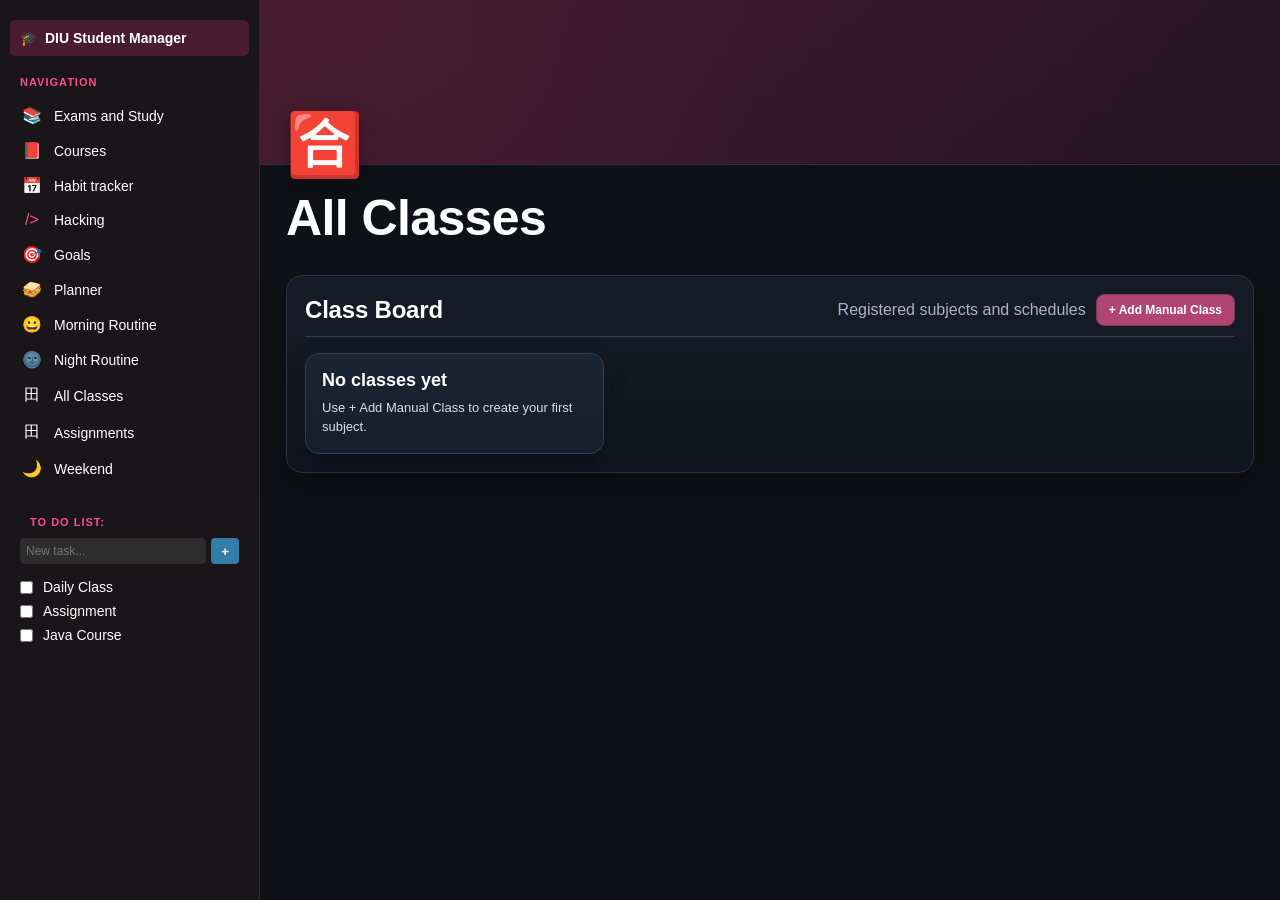
<file: allclasses.html>
<!DOCTYPE html>
<html lang="en">
<head>
<meta charset="UTF-8">
<meta name="viewport" content="width=device-width, initial-scale=1.0">
<title>All Classes - DIU Student Manager</title>
<style>
    :root {
        --bg: #0f1117;
        --sidebar-bg: #1a1518;
        --accent-burgundy: #4a1d2e;
        --text-main: #ffffff;
        --text-dim: #9b9b9b;
        --border-color: #2d2d2d;
        --notion-blue: #337ea9;
        --muted: #a8b4cb;
        --accent-pink: #ff4d8d;
    }

    * { box-sizing: border-box; margin: 0; padding: 0; }

    body {
        font-family: -apple-system, BlinkMacSystemFont, "Segoe UI", Roboto, Helvetica, Arial, sans-serif;
        background:
            radial-gradient(900px 500px at 75% -15%, rgba(255, 77, 141, 0.16), transparent 55%),
            radial-gradient(700px 420px at -10% 30%, rgba(51, 126, 169, 0.14), transparent 55%),
            var(--bg);
        color: var(--text-main);
        min-height: 100vh;
    }

    .layout { display: flex; min-height: 100vh; }

    /* ===== SIDEBAR ===== */
    .sidebar {
        width: 260px;
        background-color: var(--sidebar-bg);
        padding: 20px 10px;
        border-right: 1px solid var(--border-color);
        position: sticky;
        top: 0;
        height: 100vh;
        overflow-y: auto;
    }

    .nav-header {
        font-size: 14px;
        font-weight: bold;
        padding: 10px;
        display: flex;
        align-items: center;
        gap: 8px;
        background: var(--accent-burgundy);
        border-radius: 5px;
        margin-bottom: 20px;
    }

    .sidebar h4 {
        font-size: 11px;
        text-transform: uppercase;
        color: #ff4d8d;
        margin: 20px 0 10px 10px;
        letter-spacing: 1px;
    }

    .menu { list-style: none; padding: 0; margin: 0; }
    .menu li a {
        display: flex;
        align-items: center;
        padding: 8px 12px;
        color: var(--text-main);
        text-decoration: none;
        font-size: 14px;
        border-radius: 4px;
        transition: background 0.2s;
    }
    .menu li a:hover { background: rgba(255, 255, 255, 0.05); }
    .icon { margin-right: 12px; width: 20px; text-align: center; font-size: 16px; }

    .todo-box { margin-top: 30px; padding: 0 10px; }
    .todo-item { display: flex; align-items: center; justify-content: space-between; font-size: 14px; margin-bottom: 8px; color: var(--text-main); }
    .todo-item input { margin-right: 10px; accent-color: var(--notion-blue); }
    .todo-item span { flex-grow: 1; }
    .del-btn {
        background: none;
        border: none;
        color: var(--text-dim);
        cursor: pointer;
        font-size: 18px;
        padding: 0 5px;
        line-height: 1;
        display: none;
    }
    .todo-item:hover .del-btn { display: block; color: #ff4d4d; }

    /* ===== MAIN ===== */
    .main-area { flex-grow: 1; min-width: 0; }

    .hero-banner {
        height: 165px;
        background:
            linear-gradient(120deg, rgba(74, 29, 46, 0.95), rgba(42, 19, 40, 0.82)),
            radial-gradient(circle at 20% 40%, rgba(255, 77, 141, 0.25), transparent 35%);
        width: 100%;
        border-bottom: 1px solid #2f3240;
    }

    .content-wrap {
        max-width: 1100px;
        margin: -56px auto 40px;
        padding: 0 26px;
    }

    .page-icon {
        font-size: 62px;
        margin-bottom: 8px;
        display: block;
        text-shadow: 0 8px 18px rgba(0, 0, 0, 0.35);
    }

    .page-title {
        font-size: 50px;
        font-weight: 750;
        letter-spacing: -0.6px;
        margin-bottom: 28px;
    }

    .section-container {
        margin-bottom: 34px;
        background: linear-gradient(180deg, rgba(24, 30, 44, 0.8), rgba(16, 21, 33, 0.7));
        border: 1px solid #2a3245;
        border-radius: 16px;
        padding: 18px;
        box-shadow: 0 14px 30px rgba(0, 0, 0, 0.25);
    }

    .section-header {
        display: flex;
        align-items: center;
        justify-content: space-between;
        border-bottom: 1px solid #333d54;
        padding-bottom: 10px;
        margin-bottom: 16px;
        gap: 10px;
    }

    .section-header h2 {
        font-size: 24px;
        font-weight: 700;
        letter-spacing: -0.2px;
    }

    .header-actions { display: flex; align-items: center; gap: 10px; color: var(--muted); }

    .btn {
        border: 1px solid #7c3a57;
        background: #b04574;
        color: #fff;
        border-radius: 8px;
        padding: 8px 12px;
        cursor: pointer;
        font-size: 12px;
        font-weight: 600;
    }

    .grid {
        display: grid;
        grid-template-columns: repeat(auto-fill, minmax(280px, 1fr));
        gap: 16px;
    }

    .card {
        background: linear-gradient(180deg, #1b2433, #151e2d);
        border: 1px solid #32405a;
        border-radius: 14px;
        padding: 16px;
        box-shadow: 0 10px 24px rgba(0, 0, 0, 0.22);
    }

    .card h3 { margin-bottom: 8px; font-size: 18px; }

    .tag {
        display: inline-block;
        background: #2a3348;
        color: #cad7ec;
        padding: 3px 10px;
        border-radius: 6px;
        font-size: 12px;
        margin-top: 4px;
    }

    .meta-line {
        margin-top: 8px;
        color: #d6ddef;
        font-size: 13px;
        line-height: 1.45;
    }

    .edit-btn {
        margin-top: 14px;
        width: 100%;
        border: 1px solid #485774;
        background: linear-gradient(180deg, #2d3950, #253148);
        color: #fff;
        border-radius: 8px;
        padding: 8px 10px;
        cursor: pointer;
        font-size: 12px;
        font-weight: 600;
    }

    /* Modal/Form Styles */
    .modal {
        display: none;
        position: fixed;
        top: 0;
        left: 0;
        width: 100%;
        height: 100%;
        background: rgba(7, 10, 16, 0.72);
        justify-content: center;
        align-items: center;
        z-index: 1000;
        padding: 16px;
        backdrop-filter: blur(4px);
    }

    .modal-content {
        background: linear-gradient(180deg, #1a2130, #141a26);
        padding: 20px;
        border-radius: 14px;
        width: 100%;
        max-width: 500px;
        border: 1px solid #2c374d;
        box-shadow: 0 16px 40px rgba(0,0,0,0.45);
    }

    .modal-content h2 { margin-bottom: 14px; }

    .modal-content input[type="text"],
    .modal-content input[type="time"],
    .modal-content textarea {
        width: 100%;
        margin-bottom: 12px;
        padding: 10px 11px;
        background: #222b3d;
        border: 1px solid #3a4761;
        color: #fff;
        border-radius: 9px;
        font-size: 14px;
    }

    .modal-content input[type="time"] {
        color-scheme: dark;
        min-height: 42px;
    }

    .day-selector {
        display: grid;
        grid-template-columns: repeat(4, 1fr);
        gap: 10px;
        margin-bottom: 12px;
    }

    .day-selector label {
        font-size: 12px;
        display: flex;
        align-items: center;
        gap: 5px;
        color: #c4d2e8;
    }

    .btn-muted {
        border: 1px solid #46536f;
        background: #2a3346;
        color: #fff;
        border-radius: 8px;
        padding: 8px 12px;
        cursor: pointer;
        font-size: 12px;
        font-weight: 600;
    }

    @media(max-width:1000px) {
        .sidebar { display: none; }
        .content-wrap { margin-top: -48px; padding: 0 14px 30px; }
        .page-title { font-size: 36px; }
        .section-container { padding: 14px; border-radius: 14px; }
        .grid { grid-template-columns: 1fr; }
    }
</style>
</head>
<body>

<div class="layout">
<aside class="sidebar">
    <div class="nav-header">
        <a href="index.html" style="color: inherit; text-decoration: none; display: flex; align-items: center; gap: 8px;">
            <span>🎓</span> <span>DIU Student Manager</span>
        </a>
    </div>

    <h4>Navigation</h4>
    <ul class="menu">
        <li><a href="exams and study.html"><span class="icon">📚</span> Exams and Study</a></li>
        <li><a href="courses.html"><span class="icon">📕</span> Courses</a></li>
        <li><a href="habit.html"><span class="icon">📅</span> Habit tracker</a></li>
        <li><a href="hacking.html"><span class="icon" style="color:#ff4d8d">/&gt;</span> Hacking</a></li>
        <li><a href="goals.html"><span class="icon">🎯</span> Goals</a></li>
        <li><a href="planner.html"><span class="icon">🥪</span> Planner</a></li>
        <li><a href="morning.html"><span class="icon">😀</span> Morning Routine</a></li>
        <li><a href="night.html"><span class="icon">🌚</span> Night Routine</a></li>
        <li><a href="allclasses.html"><span class="icon">田</span> All Classes</a></li>
        <li><a href="assignments.html"><span class="icon">田</span> Assignments</a></li>
        <li><a href="weekend.html"><span class="icon">🌙</span>Weekend</a></li>
    </ul>
    <div class="todo-box">
        <h4>To Do List:</h4>
        <div style="display: flex; gap: 5px; margin-bottom: 15px;">
            <input type="text" id="todoInput" placeholder="New task..." style="flex-grow: 1; background: #2d2d2d; border: 1px solid var(--border-color); color: white; padding: 5px; border-radius: 4px; font-size: 12px;">
            <button onclick="addTodo()" style="background: var(--notion-blue); border: none; color: white; border-radius: 4px; padding: 0 10px; cursor: pointer; font-weight: bold;">+</button>
        </div>

        <div id="todoList">
            <div class="todo-item"><input type="checkbox"> <span>Daily Class</span> <button class="del-btn" onclick="this.parentElement.remove()">×</button></div>
            <div class="todo-item"><input type="checkbox"> <span>Assignment</span> <button class="del-btn" onclick="this.parentElement.remove()">×</button></div>
            <div class="todo-item"><input type="checkbox"> <span>Java Course</span> <button class="del-btn" onclick="this.parentElement.remove()">×</button></div>
        </div>
    </div>
</aside>

<div class="main-area">
    <div class="hero-banner"></div>

    <main class="content-wrap">
        <span class="page-icon">🈴</span>
        <h1 class="page-title">All Classes</h1>

        <section class="section-container">
            <div class="section-header">
                <h2>Class Board</h2>
                <div class="header-actions">
                    <span>Registered subjects and schedules</span>
                    <button class="btn" onclick="openForm()">+ Add Manual Class</button>
                </div>
            </div>

            <div id="classGrid" class="grid"></div>
        </section>
    </main>
</div>
</div>

<div class="modal" id="classModal">
    <div class="modal-content">
        <h2 id="modalTitle">Add/Edit Class</h2>
        <input type="text" id="className" placeholder="Class Name">
        <input type="text" id="classCode" placeholder="Course Code">
        <input type="text" id="teacherName" placeholder="Teacher Name">

        <label style="font-size: 12px; margin-bottom: 8px; display: block; color: var(--muted);">Select Days:</label>
        <div class="day-selector" id="daySelector">
            <label><input type="checkbox" value="Sat"> Mon</label>
            <label><input type="checkbox" value="Sun"> Tues</label>
            <label><input type="checkbox" value="Mon"> Wed</label>
            <label><input type="checkbox" value="Tue"> Thrus</label>
            <label><input type="checkbox" value="Wed"> Fri</label>
            <label><input type="checkbox" value="Thu"> Sat</label>
            <label><input type="checkbox" value="Fri"> Sun</label>
        </div>

        <div style="display:flex; gap:10px;">
            <input type="time" id="startTime">
            <input type="time" id="endTime">
        </div>

        <textarea id="note" placeholder="Extra notes..." rows="3"></textarea>

        <div style="text-align:right; gap: 10px; display: flex; justify-content: flex-end;">
            <button class="btn-muted" onclick="closeForm()">Cancel</button>
            <button class="btn" onclick="saveClass()">Save Class</button>
        </div>
    </div>
</div>

<script>
    const STORAGE_KEY = "diu_classes";
    const COURSES_BOARD_KEY = "coursesBoard";
    const SYNC_PREFIX = "course_sync_";
    let editingId = null;

    function addTodo() {
        const input = document.getElementById("todoInput");
        const text = input.value.trim();
        if (text !== "") {
            const todoList = document.getElementById("todoList");
            const div = document.createElement("div");
            div.className = "todo-item";
            div.innerHTML = `
                <input type="checkbox">
                <span>${text}</span>
                <button class="del-btn" onclick="this.parentElement.remove()">×</button>
            `;
            todoList.appendChild(div);
            input.value = "";
        }
    }

    document.getElementById("todoInput").addEventListener("keypress", function (e) {
        if (e.key === "Enter") addTodo();
    });

    function getClasses() {
        try {
            const parsed = JSON.parse(localStorage.getItem(STORAGE_KEY) || "[]");
            return Array.isArray(parsed) ? parsed : [];
        } catch (e) {
            return [];
        }
    }

    function getRegisteredCourses() {
        try {
            const board = JSON.parse(localStorage.getItem(COURSES_BOARD_KEY) || "{}");
            if (Array.isArray(board && board.registered)) return board.registered;
            return Array.isArray(board && board.notStarted) ? board.notStarted : [];
        } catch (e) {
            return [];
        }
    }

    function toSyncId(course) {
        const raw = ((course.code || "na") + "_" + (course.name || "untitled")).toLowerCase();
        return SYNC_PREFIX + raw.replace(/[^a-z0-9]+/g, "_").replace(/^_+|_+$/g, "");
    }

    function syncCoursesToClasses() {
        const existing = getClasses();
        const manualClasses = existing.filter(cls => !(cls && typeof cls.id === "string" && cls.id.startsWith(SYNC_PREFIX)));
        const registeredCourses = getRegisteredCourses();

        const syncedClasses = registeredCourses.map(course => {
            const id = toSyncId(course);
            const previous = existing.find(cls => cls && cls.id === id) || {};
            return {
                id: id,
                name: course.name || "Untitled Course",
                code: course.code || "N/A",
                teacher: course.teacher || "Unknown",
                schedule: previous.schedule || "Schedule not set",
                days: Array.isArray(previous.days) ? previous.days : [],
                startTime: previous.startTime || "",
                endTime: previous.endTime || "",
                note: previous.note || ""
            };
        });

        localStorage.setItem(STORAGE_KEY, JSON.stringify([...manualClasses, ...syncedClasses]));
    }

    function buildSchedule(days, startTime, endTime) {
        const dayText = days.length ? days.join("/") : "Days not set";
        const timeText = (startTime && endTime) ? `${startTime}-${endTime}` : "Time not set";
        return `${dayText} ${timeText}`;
    }

    function renderClasses() {
        const grid = document.getElementById("classGrid");
        syncCoursesToClasses();
        const classes = getClasses();
        grid.innerHTML = "";

        classes.forEach(cls => {
            const daysText = (cls.days && cls.days.length > 0) ? cls.days.join(", ") : "No days set";
            const timeText = (cls.startTime) ? `${cls.startTime} - ${cls.endTime}` : "No time set";

            const card = document.createElement("div");
            card.className = "card";
            card.innerHTML = `
                <h3>${cls.name}</h3>
                <span class="tag">${cls.code || "N/A"}</span>
                <p class="meta-line">👨‍🏫 ${cls.teacher || "Unknown"}</p>
                <p class="meta-line">📅 ${daysText}</p>
                <p class="meta-line">⏰ ${timeText}</p>
                <button class="edit-btn" onclick="editClass('${cls.id}')">Edit Schedule</button>
            `;
            grid.appendChild(card);
        });

        if (classes.length === 0) {
            const empty = document.createElement("div");
            empty.className = "card";
            empty.innerHTML = "<h3>No classes yet</h3><p class='meta-line'>Use + Add Manual Class to create your first subject.</p>";
            grid.appendChild(empty);
        }
    }

    function openForm() {
        editingId = null;
        document.getElementById("modalTitle").innerText = "Add Class";
        document.querySelectorAll('#classModal input[type=text], #classModal input[type=time], #classModal textarea').forEach(i => i.value = "");
        document.querySelectorAll('#daySelector input').forEach(i => i.checked = false);
        document.getElementById("classModal").style.display = "flex";
    }

    function closeForm() {
        document.getElementById("classModal").style.display = "none";
    }

    function editClass(id) {
        const cls = getClasses().find(c => c.id === id);
        if(!cls) return;
        editingId = id;
        document.getElementById("modalTitle").innerText = "Edit Schedule";
        document.getElementById("className").value = cls.name || "";
        document.getElementById("classCode").value = cls.code || "";
        document.getElementById("teacherName").value = cls.teacher || "";
        document.getElementById("startTime").value = cls.startTime || "";
        document.getElementById("endTime").value = cls.endTime || "";
        document.getElementById("note").value = cls.note || "";

        const checkboxes = document.querySelectorAll('#daySelector input');
        checkboxes.forEach(cb => {
            cb.checked = cls.days ? cls.days.includes(cb.value) : false;
        });

        document.getElementById("classModal").style.display = "flex";
    }

    function saveClass() {
        const classes = getClasses();
        const selectedDays = Array.from(document.querySelectorAll('#daySelector input:checked')).map(cb => cb.value);
        const startTime = document.getElementById("startTime").value;
        const endTime = document.getElementById("endTime").value;

        const classData = {
            id: editingId || "manual_" + Date.now(),
            name: document.getElementById("className").value || "Untitled Class",
            code: document.getElementById("classCode").value || "N/A",
            teacher: document.getElementById("teacherName").value || "Unknown",
            days: selectedDays,
            startTime: startTime,
            endTime: endTime,
            schedule: buildSchedule(selectedDays, startTime, endTime),
            note: document.getElementById("note").value
        };

        if(editingId) {
            const index = classes.findIndex(c => c.id === editingId);
            if (index >= 0) {
                classes[index] = { ...classes[index], ...classData };
            } else {
                classes.push(classData);
            }
        } else {
            classes.push(classData);
        }

        localStorage.setItem(STORAGE_KEY, JSON.stringify(classes));
        closeForm();
        renderClasses();
    }

    window.addEventListener('storage', (e) => { if(e.key === STORAGE_KEY) renderClasses(); });
    renderClasses();
</script>
</body>
</html>
</file>
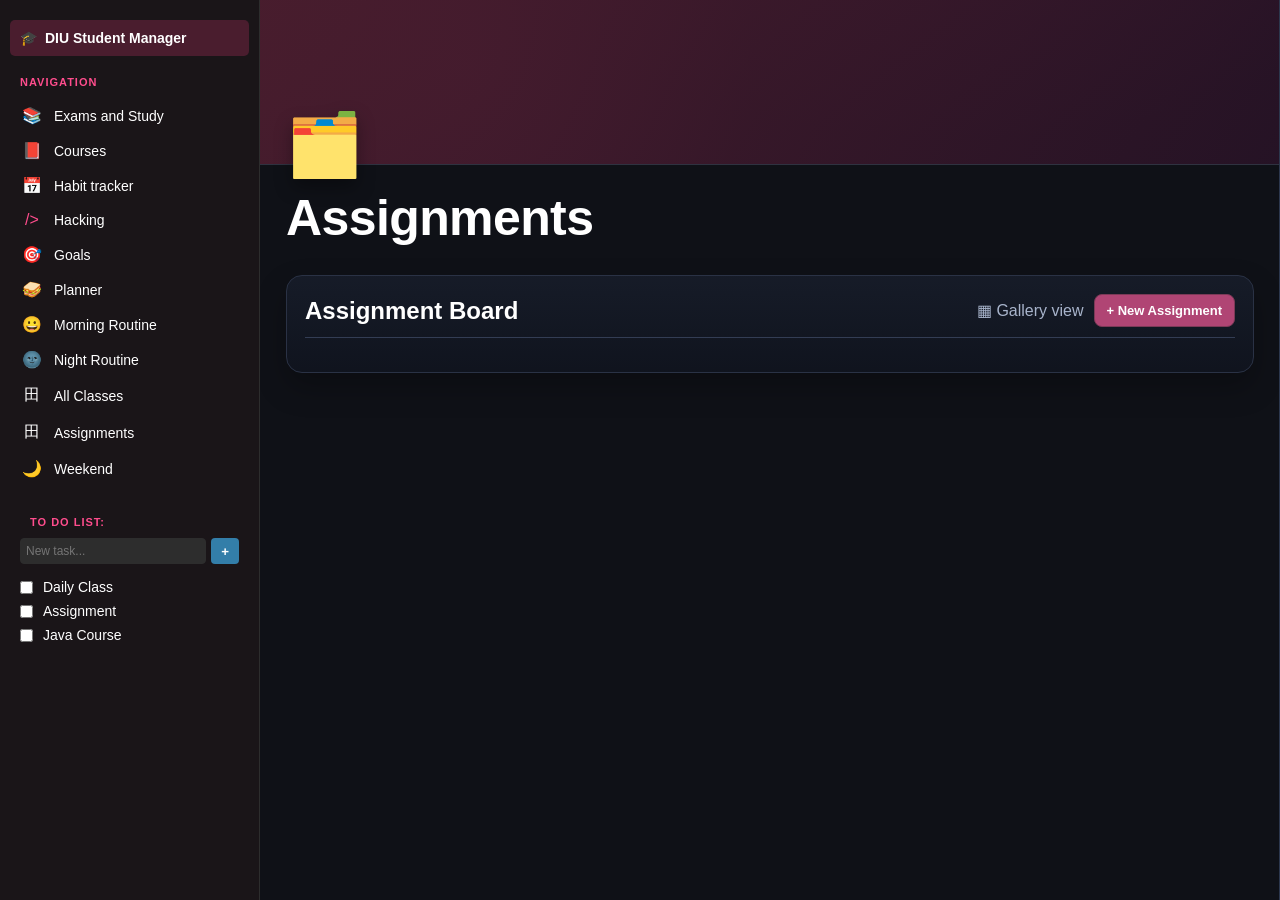
<file: assignments.html>
<!DOCTYPE html>
<html>
<head>
<meta charset="UTF-8">
<meta name="viewport" content="width=device-width, initial-scale=1.0">
<title>Assignments - DIU Student Manager</title>

<style>
:root{
  --bg:#0f1117;
  --sidebar-bg:#1a1518;
  --nav-header-bg:#4a1d2e;
  --panel:#171d29;
  --panel2:#1f2634;
  --text:#ffffff;
  --text-main:#ffffff;
  --muted:#a8b4cb;
  --accent-pink:#ff4d8d;
  --border-color:#2d2d2d;
  --notion-blue:#337ea9;
  --green:#22c55e;
  --red:#ef4444;
}

*{margin:0;padding:0;box-sizing:border-box;font-family:-apple-system,BlinkMacSystemFont,"Segoe UI",Helvetica,Arial;}

body{
  background:
    radial-gradient(900px 500px at 75% -15%, rgba(255, 77, 141, 0.16), transparent 55%),
    radial-gradient(700px 420px at -10% 30%, rgba(51, 126, 169, 0.14), transparent 55%),
    var(--bg);
  color:var(--text);
}

.layout{display:flex;min-height:100vh;}

.sidebar{
  width:260px;
  background:var(--sidebar-bg);
  border-right:1px solid var(--border-color);
  padding:20px 10px;
  height:100vh;
  overflow-y:auto;
  position:sticky;
  top:0;
}

.nav-header{
  font-size:14px;
  font-weight:bold;
  padding:10px;
  display:flex;
  align-items:center;
  gap:8px;
  background:var(--nav-header-bg);
  border-radius:5px;
  margin-bottom:20px;
}

.sidebar h4{
  font-size:11px;
  text-transform:uppercase;
  color:var(--accent-pink);
  margin:20px 0 10px 10px;
  letter-spacing:1px;
}

.menu{list-style:none;padding:0;margin:0}
.menu li a{
  display:flex;
  align-items:center;
  padding:8px 12px;
  color:var(--text);
  text-decoration:none;
  font-size:14px;
  border-radius:4px;
  transition:background .2s;
}
.menu li a:hover{background:rgba(255,255,255,0.05)}
.icon{margin-right:12px;width:20px;text-align:center;font-size:16px}

.todo-box{margin-top:30px;padding:0 10px}
.todo-item{
  display:flex;
  align-items:center;
  justify-content:space-between;
  font-size:14px;
  margin-bottom:8px;
  color:var(--text);
}
.todo-item input{margin-right:10px;accent-color:var(--notion-blue)}
.todo-item span{flex-grow:1}
.del-btn{
  background:none;
  border:none;
  color:#9b9b9b;
  cursor:pointer;
  font-size:18px;
  padding:0 5px;
  line-height:1;
  display:none;
}
.todo-item:hover .del-btn{display:block;color:#ff4d4d}

.main-area{flex-grow:1;min-width:0;}

.hero-banner{
  height:165px;
  background:
    linear-gradient(120deg, rgba(74, 29, 46, 0.95), rgba(42, 19, 40, 0.82)),
    radial-gradient(circle at 20% 40%, rgba(255, 77, 141, 0.25), transparent 35%);
  width:100%;
  border-bottom:1px solid #2f3240;
}

.content-wrap{
  max-width:1100px;
  margin:-56px auto 40px;
  padding:0 26px;
}

.page-icon{
  font-size:62px;
  margin-bottom:8px;
  display:block;
  text-shadow:0 8px 18px rgba(0,0,0,0.35);
}

.page-title{
  font-size:50px;
  font-weight:750;
  letter-spacing:-0.6px;
  margin-bottom:28px;
}

.main-content{
  transition:.35s;
}

.main-content.shrink{
  margin-right:380px;
}

.section-container{
  margin-bottom:34px;
  background:linear-gradient(180deg, rgba(24, 30, 44, 0.8), rgba(16, 21, 33, 0.7));
  border:1px solid #2a3245;
  border-radius:16px;
  padding:18px;
  box-shadow:0 14px 30px rgba(0,0,0,0.25);
}

.section-header{
  display:flex;
  align-items:center;
  justify-content:space-between;
  border-bottom:1px solid #333d54;
  padding-bottom:10px;
  margin-bottom:16px;
  color:var(--muted);
}

.section-header h2{
  margin:0;
  color:#fff;
  font-size:24px;
  font-weight:700;
}

.add-btn{
  border:1px solid #7c3a57;
  background:#b04574;
  color:white;
  border-radius:8px;
  padding:8px 12px;
  cursor:pointer;
  font-size:13px;
  font-weight:600;
}

.grid{
  display:grid;
  grid-template-columns:repeat(auto-fill,minmax(260px,1fr));
  gap:16px;
}

.card{
  background:linear-gradient(180deg, #1b2433, #151e2d);
  border:1px solid #32405a;
  border-radius:14px;
  padding:16px;
  cursor:pointer;
  transition:.2s;
  box-shadow:0 10px 24px rgba(0,0,0,0.22);
}

.card:hover{border-color:#3f5273;transform:translateY(-2px)}
.card.active{border-color:var(--accent-pink);box-shadow:0 0 0 1px var(--accent-pink)}
.card.completed{opacity:.7}

.card .title{font-weight:700;font-size:16px;margin-bottom:6px;}
.card small{display:block;margin-top:6px;color:#d6ddef;font-size:12px;}
.deadline.overdue{color:#ff8080;}
.badge{
  background:#25332b;
  color:#8cf0b3;
  padding:3px 9px;
  font-size:11px;
  border-radius:20px;
  margin-top:10px;
  display:inline-block;
}

/* SIDE PANEL */
.panel{
  position:fixed;
  top:0;
  right:0;
  width:0;
  height:100vh;
  background:linear-gradient(180deg, #1a2130, #141a26);
  border-left:1px solid #2c374d;
  transition:.35s;
  overflow:hidden;
  z-index:250;
}

.panel.open{width:380px;}

.panel-content{
  padding:26px 22px;
  height:100%;
  overflow-y:auto;
}

.title-input{
  font-size:24px;
  font-weight:700;
  background:none;
  border:none;
  color:white;
  width:100%;
  margin-bottom:16px;
  outline:none;
}

.meta{color:var(--muted);margin-bottom:15px;font-size:13px;}

.meta input{
  margin-top:8px;
  padding:9px;
  background:#222b3d;
  border:1px solid #3a4761;
  color:white;
  border-radius:8px;
  width:100%;
}

.action-btn{
  border:none;
  border-radius:8px;
  padding:9px 12px;
  color:white;
  margin-top:10px;
  cursor:pointer;
  font-weight:600;
}

.complete-btn{background:#2f6f42;}
.delete-btn{background:#892f3a;}

.close{
  position:absolute;
  right:18px;
  top:14px;
  color:var(--muted);
  cursor:pointer;
  font-size:18px;
}

@media(max-width:1000px){
  .sidebar{display:none;}
  .content-wrap{margin-top:-48px;padding:0 14px 30px;}
  .page-title{font-size:36px;}
  .section-container{padding:14px;border-radius:14px;}
  .grid{grid-template-columns:1fr;}
  .main-content.shrink{margin-right:0;}
  .panel.open{width:100%;}
}
</style>
</head>

<body>
<div class="layout">
<aside class="sidebar">
  <div class="nav-header">
    <a href="index.html" style="color: inherit; text-decoration: none; display: flex; align-items: center; gap: 8px;">
      <span>🎓</span> <span>DIU Student Manager</span>
    </a>
  </div>

  <h4>Navigation</h4>
  <ul class="menu">
    <li><a href="exams and study.html"><span class="icon">📚</span> Exams and Study</a></li>
    <li><a href="courses.html"><span class="icon">📕</span> Courses</a></li>
    <li><a href="habit.html"><span class="icon">📅</span> Habit tracker</a></li>
    <li><a href="hacking.html"><span class="icon" style="color:#ff4d8d">/&gt;</span> Hacking</a></li>
    <li><a href="goals.html"><span class="icon">🎯</span> Goals</a></li>
    <li><a href="planner.html"><span class="icon">🥪</span> Planner</a></li>
    <li><a href="morning.html"><span class="icon">😀</span> Morning Routine</a></li>
    <li><a href="night.html"><span class="icon">🌚</span> Night Routine</a></li>
    <li><a href="allclasses.html"><span class="icon">田</span> All Classes</a></li>
    <li><a href="assignments.html"><span class="icon">田</span> Assignments</a></li>
    <li><a href="weekend.html"><span class="icon">🌙</span>Weekend</a></li>
  </ul>
  <div class="todo-box">
    <h4>To Do List:</h4>
    <div style="display: flex; gap: 5px; margin-bottom: 15px;">
      <input type="text" id="todoInput" placeholder="New task..." style="flex-grow: 1; background: #2d2d2d; border: 1px solid var(--border-color); color: white; padding: 5px; border-radius: 4px; font-size: 12px;">
      <button onclick="addTodo()" style="background: var(--notion-blue); border: none; color: white; border-radius: 4px; padding: 0 10px; cursor: pointer; font-weight: bold;">+</button>
    </div>

    <div id="todoList">
      <div class="todo-item"><input type="checkbox"> <span>Daily Class</span> <button class="del-btn" onclick="this.parentElement.remove()">×</button></div>
      <div class="todo-item"><input type="checkbox"> <span>Assignment</span> <button class="del-btn" onclick="this.parentElement.remove()">×</button></div>
      <div class="todo-item"><input type="checkbox"> <span>Java Course</span> <button class="del-btn" onclick="this.parentElement.remove()">×</button></div>
    </div>
  </div>
</aside>

<div class="main-area">
  <div class="hero-banner"></div>

  <main class="content-wrap">
    <span class="page-icon">🗂️</span>
    <h1 class="page-title">Assignments</h1>

    <div class="main-content" id="main">
      <section class="section-container">
        <div class="section-header">
          <h2>Assignment Board</h2>
          <div style="display:flex;align-items:center;gap:10px;">
            <span>▦ Gallery view</span>
            <button class="add-btn" onclick="addPage()">+ New Assignment</button>
          </div>
        </div>

        <div class="grid" id="grid"></div>
      </section>
    </div>
  </main>
</div>

<div class="panel" id="panel">
  <div class="panel-content">
    <div class="close" onclick="closePanel()">✕</div>

    <input id="titleInput" class="title-input">

    <div class="meta">
      Created: <span id="createdDate"></span>
    </div>

    <div class="meta">
      Submission Deadline:
      <input type="datetime-local" id="deadlineInput">
    </div>

    <button class="action-btn complete-btn" onclick="toggleComplete()">Mark Complete</button>
    <button class="action-btn delete-btn" onclick="deleteCurrentAssignment()">Delete Assignment</button>
  </div>
</div>
</div>

<script>
const KEY="assignment_system_v2";
let data=[];
let currentId=null;

function save(){localStorage.setItem(KEY,JSON.stringify(data));}
function load(){
  data=JSON.parse(localStorage.getItem(KEY)||"[]");
}
function render(){
  const grid=document.getElementById("grid");
  grid.innerHTML="";
  data.forEach(item=>{
    const card=document.createElement("div");
    card.className="card";
    if(item.id===currentId) card.classList.add("active");
    if(item.completed) card.classList.add("completed");

    let deadlineHTML="";
    if(item.deadline){
      const now=new Date();
      const d=new Date(item.deadline);
      const overdue=!item.completed && d<now;
      deadlineHTML=`<small class="deadline ${overdue?'overdue':''}">Deadline: ${d.toLocaleString()}</small>`;
    }

    card.innerHTML=`
      <div class="title">${item.title}</div>
      <small>${item.date}</small>
      ${deadlineHTML}
      ${item.completed?'<div class="badge">Completed</div>':''}
    `;

    card.onclick=()=>openPage(item.id);
    grid.appendChild(card);
  });
}

function addPage(){
  const id=Date.now();
  data.push({
    id,
    title:"Untitled Assignment",
    date:new Date().toLocaleString(),
    deadline:"",
    completed:false
  });
  save();
  render();
}

function openPage(id){
  currentId=id;
  const page=data.find(p=>p.id===id);

  document.getElementById("panel").classList.add("open");
  document.getElementById("main").classList.add("shrink");

  document.getElementById("titleInput").value=page.title;
  document.getElementById("createdDate").innerText=page.date;
  document.getElementById("deadlineInput").value=page.deadline||"";

  render();
}

function closePanel(){
  document.getElementById("panel").classList.remove("open");
  document.getElementById("main").classList.remove("shrink");
  currentId=null;
  render();
}

document.getElementById("titleInput").addEventListener("input",function(){
  const page=data.find(p=>p.id===currentId);
  if(!page) return;
  page.title=this.value;
  save();
  render();
});

document.getElementById("deadlineInput").addEventListener("change",function(){
  const page=data.find(p=>p.id===currentId);
  if(!page) return;
  page.deadline=this.value;
  save();
  render();
});

function toggleComplete(){
  const page=data.find(p=>p.id===currentId);
  if(!page) return;
  page.completed=!page.completed;
  save();
  render();
}

function deleteCurrentAssignment(){
  if(currentId===null) return;
  const ok=confirm("Are you sure you want to delete this assignment?");
  if(!ok) return;
  data=data.filter(p=>p.id!==currentId);
  save();
  closePanel();
}

load();
render();

function addTodo() {
  const input = document.getElementById('todoInput');
  const text = input.value.trim();
  if (text !== "") {
    const todoList = document.getElementById('todoList');
    const div = document.createElement('div');
    div.className = 'todo-item';
    div.innerHTML = `
      <input type="checkbox">
      <span>${text}</span>
      <button class="del-btn" onclick="this.parentElement.remove()">×</button>
    `;
    todoList.appendChild(div);
    input.value = "";
  }
}

document.getElementById('todoInput').addEventListener('keypress', function (e) {
  if (e.key === 'Enter') addTodo();
});
</script>

</body>
</html>
</file>
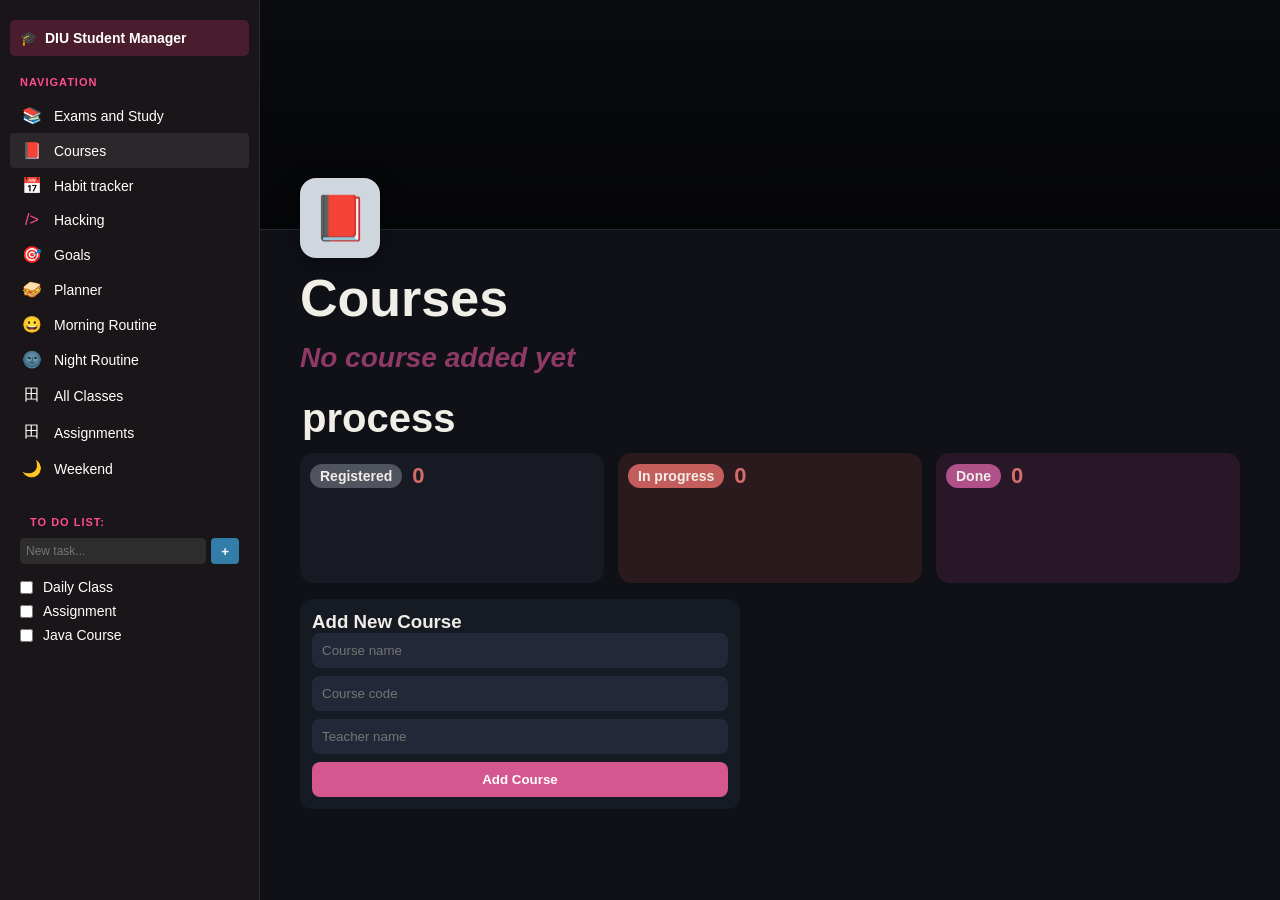
<file: courses.html>
<!DOCTYPE html>
<html lang="en">
<head>
<meta charset="UTF-8">
<meta name="viewport" content="width=device-width, initial-scale=1.0">
<title>Courses - DIU Student Manager</title>

<style>
:root{
  --bg:#0f1117;
  --sidebar-bg: #1a1518; /* Matched Dashboard */
  --nav-header-bg: #4a1d2e; /* Original Burgundy */
  --panel:#171a22;
  --panel-soft:#1d2028;
  --text:#f1ede7;
  --text-main:#ffffff;
  --line:#2a2f3b;
  --accent-pink: #ff4d8d;
  --border-color:#2d2d2d;
  --notion-blue:#337ea9;
}

*{box-sizing:border-box;margin:0;padding:0;}

body{
  background:var(--bg);
  color:var(--text);
  font-family:-apple-system, BlinkMacSystemFont, "Segoe UI", Roboto, Helvetica, Arial, sans-serif;
}

/* ===== LAYOUT ===== */
.layout{display:flex;}

/* ===== SIDEBAR (Standardized) ===== */
.sidebar {
  width: 260px;
  background-color: var(--sidebar-bg);
  border-right: 1px solid var(--border-color);
  padding: 20px 10px;
  position: sticky;
  top: 0;
  height: 100vh;
  overflow-y: auto;
}

.nav-header {
  font-size: 14px;
  font-weight: bold;
  padding: 10px;
  display: flex;
  align-items: center;
  gap: 8px;
  background: var(--nav-header-bg);
  border-radius: 5px;
  margin-bottom: 20px;
  color: #fff;
}

.sidebar h4 {
  font-size: 11px;
  text-transform: uppercase;
  color: var(--accent-pink);
  margin: 20px 0 10px 10px;
  letter-spacing: 1px;
}

.menu { list-style: none; padding: 0; margin: 0; }
.menu li a {
  text-decoration: none;
  color: var(--text-main);
  font-size: 14px;
  display: flex;
  align-items: center;
  padding: 8px 12px;
  border-radius: 4px;
  transition: background 0.2s;
}
.menu li a:hover { background: rgba(255, 255, 255, 0.05); }
.menu li a.active { background: rgba(255, 255, 255, 0.08); }
.icon { margin-right: 12px; width: 20px; text-align: center; font-size: 16px; }

/* To Do List in Sidebar */
.todo-box { margin-top: 30px; padding: 0 10px; }
.todo-item { display: flex; align-items: center; font-size: 14px; margin-bottom: 8px; color: var(--text-main); justify-content: space-between; }
.todo-item input { margin-right: 10px; accent-color: var(--notion-blue); }
.todo-item span { flex-grow: 1; }
.del-btn {
  background: none;
  border: none;
  color: #9b9b9b;
  cursor: pointer;
  font-size: 18px;
  padding: 0 5px;
  line-height: 1;
  display: none;
}
.todo-item:hover .del-btn {
  display: block;
  color: #ff4d4d;
}

/* ===== MAIN AREA ===== */
.main-area{
  flex-grow:1;
}

/* ===== HERO ===== */
.hero{
  height:230px;
  background:
  linear-gradient(rgba(0,0,0,.35),rgba(0,0,0,.68)),
  url("https://user-images.githubusercontent.com/60839928/101146587-603a2a00-3645-11eb-900f-d6e6b72f37c5.png");
  background-size:cover;
  background-position:center;
  border-bottom:1px solid #242936;
}

.wrap{
  max-width:980px;
  margin:-52px auto 40px;
  padding:0 20px;
}

.logo{
  width:80px;
  height:80px;
  border-radius:16px;
  background:#cfd6de;
  display:grid;
  place-items:center;
  font-size:44px;
  box-shadow:0 8px 25px rgba(0,0,0,.35);
  margin-bottom:10px;
}

h1{
  font-size:52px;
  font-weight:700;
  margin-bottom:14px;
}

.course-links p{
  color:#8e3966;
  font-size:28px;
  font-style:italic;
  font-weight:600;
  margin:7px 0;
}

/* ===== KANBAN ===== */
.section-head{
  margin:22px 2px 12px;
}

.section-head h2{
  font-size:40px;
}

.kanban{
  display:grid;
  grid-template-columns:1fr 1fr 1fr;
  gap:14px;
}

.column{
  background:var(--panel);
  border-radius:14px;
  padding:10px;
  min-height:130px;
}

.column.progress{background:#2a191d;}
.column.done{background:#271727;}

.column-title{
  display:flex;
  align-items:center;
  gap:10px;
  font-size:26px;
  font-weight:700;
  margin-bottom:10px;
}

.pill{
  background:#50545f;
  border-radius:999px;
  padding:4px 10px;
  font-size:14px;
  font-weight:700;
}

.progress .pill{background:#c45e5c;}
.done .pill{background:#b05189;}

.count{
  color:#d46c6b;
  font-size:22px;
  font-weight:700;
}

.task{
  background:var(--panel-soft);
  border:1px solid var(--line);
  border-radius:12px;
  padding:10px 12px;
  margin-top:8px;
  cursor:pointer;
  transition:.2s;
}

.task:hover{transform:translateY(-2px);}

.task strong{
  display:block;
  font-size:18px;
  margin-bottom:6px;
}
.task-head{
  display:flex;
  align-items:flex-start;
  justify-content:space-between;
  gap:8px;
}
.del-subject-btn{
  border:none;
  background:transparent;
  color:#9b9b9b;
  font-size:18px;
  line-height:1;
  cursor:pointer;
  padding:0;
}
.del-subject-btn:hover{color:#ff6b6b;}
.task .meta{
  display:block;
  font-size:13px;
  color:#c9cedb;
  margin-bottom:6px;
}

.tag{
  display:inline-block;
  font-size:13px;
  background:#9d5c75;
  color:#ffeaf3;
  border-radius:6px;
  padding:4px 8px;
  font-weight:600;
}

/* ===== ADD COURSE ===== */
.add-box{
  margin-top:16px;
  background:#161a23;
  border-radius:12px;
  padding:12px;
  max-width:440px;
}

.add-box input{
  width:100%;
  margin-bottom:8px;
  padding:10px;
  border-radius:8px;
  border:none;
  background:#222837;
  color:#fff;
}

.add-box button{
  width:100%;
  border:none;
  border-radius:8px;
  padding:10px;
  background:#d4588f;
  color:#fff;
  font-weight:700;
  cursor:pointer;
}

@media(max-width: 900px) {
  .sidebar { display: none; }
  .main-area { width: 100%; }
}
</style>
</head>

<body>

<div class="layout">

<aside class="sidebar">
  <div class="nav-header">
    <a href="index.html" style="color: inherit; text-decoration: none; display: flex; align-items: center; gap: 8px;">
      <span>🎓</span> <span>DIU Student Manager</span>
    </a>
  </div>
  
  <h4>Navigation</h4>
  <ul class="menu">
            <li><a href="exams and study.html"><span class="icon">📚</span> Exams and Study</a></li>
            <li><a href="courses.html" class="active"><span class="icon">📕</span> Courses</a></li>
            <li><a href="habit.html"><span class="icon">📅</span> Habit tracker</a></li>
            <li><a href="hacking.html"><span class="icon" style="color:#ff4d8d">/&gt;</span> Hacking</a></li>
            <li><a href="goals.html"><span class="icon">🎯</span> Goals</a></li>
            <li><a href="planner.html"><span class="icon">🥪</span> Planner</a></li>
            <li><a href="morning.html"><span class="icon">😀</span> Morning Routine</a></li>
            <li><a href="night.html"><span class="icon">🌚</span> Night Routine</a></li>
            <li><a href="allclasses.html"><span class="icon">田</span> All Classes</a></li>
            <li><a href="assignments.html"><span class="icon">田</span> Assignments</a></li>
            <li><a href="weekend.html"><span class="icon">🌙</span>Weekend</a></li>
        </ul>
        <div class="todo-box">
            <h4>To Do List:</h4>
            <div style="display: flex; gap: 5px; margin-bottom: 15px;">
                <input type="text" id="todoInput" placeholder="New task..." style="flex-grow: 1; background: #2d2d2d; border: 1px solid var(--border-color); color: white; padding: 5px; border-radius: 4px; font-size: 12px;">
                <button onclick="addTodo()" style="background: var(--notion-blue); border: none; color: white; border-radius: 4px; padding: 0 10px; cursor: pointer; font-weight: bold;">+</button>
            </div>

            <div id="todoList">
                <div class="todo-item"><input type="checkbox"> <span>Daily Class</span> <button class="del-btn" onclick="this.parentElement.remove()">�</button></div>
                <div class="todo-item"><input type="checkbox"> <span>Assignment</span> <button class="del-btn" onclick="this.parentElement.remove()">�</button></div>
                <div class="todo-item"><input type="checkbox"> <span>Java Course</span> <button class="del-btn" onclick="this.parentElement.remove()">�</button></div>
            </div>
        </div>


</aside>

<div class="main-area">

<header class="hero"></header>

<main class="wrap">

<div class="logo">📕</div>
<h1>Courses</h1>

<div class="course-links" id="courseLinks"></div>

<div class="section-head">
<h2>process</h2>
</div>

<section class="kanban">

<div class="column">
<div class="column-title">
<span class="pill">Registered </span>
<span class="count" id="notStartedCount">0</span>
</div>
<div id="notStarted"></div>
</div>

<div class="column progress">
<div class="column-title">
<span class="pill">In progress</span>
<span class="count" id="inProgressCount">0</span>
</div>
<div id="inProgress"></div>
</div>

<div class="column done">
<div class="column-title">
<span class="pill">Done</span>
<span class="count" id="doneCount">0</span>
</div>
<div id="done"></div>
</div>

</section>

<div class="add-box">
<h3>Add New Course</h3>
<input type="text" id="courseName" placeholder="Course name">
<input type="text" id="courseCode" placeholder="Course code">
<input type="text" id="teacherName" placeholder="Teacher name">
<button onclick="addCourse()">Add Course</button>
</div>

</main>
</div>
</div>

<script>
function addTodo() {
const input = document.getElementById('todoInput');
const text = input.value.trim();
if (text !== "") {
const todoList = document.getElementById('todoList');
const div = document.createElement('div');
div.className = 'todo-item';
div.innerHTML = `
<input type="checkbox">
<span>${text}</span>
<button class="del-btn" onclick="this.parentElement.remove()">x</button>
`;
todoList.appendChild(div);
input.value = "";
}
}

document.getElementById('todoInput').addEventListener('keypress', function (e) {
if (e.key === 'Enter') addTodo();
});

const defaultData={
notStarted:[],
inProgress:[],
done:[]
};

const BOARD_KEY="coursesBoard";
const USER_ONLY_INIT_KEY="coursesBoard_userOnlyInit_v1";
const CLASSES_STORAGE_KEY="diu_classes";
const EXAMS_STORAGE_KEY="diu_exams_by_class";
const ASSIGNMENT_STORAGE_KEY="assignment_system_v2";
const SYNC_PREFIX="course_sync_";
let board=JSON.parse(localStorage.getItem(BOARD_KEY)||"null")||defaultData;
let autoInProgress=[];
let derivedDone=[];

function ensureBoardShape(){
if(!board||typeof board!=="object") board={...defaultData};
if(!Array.isArray(board.notStarted)) board.notStarted=[];
if(!Array.isArray(board.inProgress)) board.inProgress=[];
if(!Array.isArray(board.done)) board.done=[];
}

function renderColumn(id,items){
const box=document.getElementById(id);
box.innerHTML=items.map((item,index)=>`
<div class="task">
<div class="task-head">
<strong>${item.name}</strong>
${id==="notStarted"?`<button class="del-subject-btn" onclick="deleteSubject(${index})" title="Delete subject">×</button>`:""}
</div>
<span class="meta">${item.code||"N/A"} | ${item.teacher||"Unknown"}</span>
${id==="inProgress"&&typeof item.progressPercent==="number"
?`<span class="tag">${item.progressPercent}% progress</span>`
:id==="done"&&item.doneByAssignment
?`<span class="tag">100% Completed</span>`
:`<span class="tag">${item.code||"course"}</span>`}
</div>
`).join("");
}

function renderCourseLinks(){
const linksBox=document.getElementById("courseLinks");
const notStartedCourses=[...(board.notStarted||[])];
if(notStartedCourses.length===0){
linksBox.innerHTML="<p>No course added yet</p>";
return;
}
linksBox.innerHTML=notStartedCourses.map(item=>`<p>${item.name}</p>`).join("");
}

function updateCounts(){
document.getElementById("notStartedCount").textContent=board.notStarted.length;
document.getElementById("inProgressCount").textContent=autoInProgress.length;
document.getElementById("doneCount").textContent=derivedDone.length;
}

function saveBoard(){
localStorage.setItem(BOARD_KEY,JSON.stringify(board));
}

function toSyncId(course){
const raw=((course.code||"na")+"_"+(course.name||"untitled")).toLowerCase();
return SYNC_PREFIX+raw.replace(/[^a-z0-9]+/g,"_").replace(/^_+|_+$/g,"");
}

function syncCoursesToClasses(){
const registeredCourses=Array.isArray(board.registered)?board.registered:(board.notStarted||[]);
const existing=JSON.parse(localStorage.getItem(CLASSES_STORAGE_KEY)||"[]");
const safeExisting=Array.isArray(existing)?existing:[];

const manualClasses=safeExisting.filter(cls=>!(cls&&typeof cls.id==="string"&&cls.id.startsWith(SYNC_PREFIX)));
const syncedClasses=registeredCourses.map(course=>{
const id=toSyncId(course);
const previous=safeExisting.find(cls=>cls&&cls.id===id)||{};
return {
id:id,
name:course.name||"Untitled Course",
code:course.code||"N/A",
teacher:course.teacher||"Unknown",
schedule:previous.schedule||"Schedule not set",
days:Array.isArray(previous.days)?previous.days:[],
startTime:previous.startTime||"",
endTime:previous.endTime||"",
note:previous.note||""
};
});

localStorage.setItem(CLASSES_STORAGE_KEY,JSON.stringify([...manualClasses,...syncedClasses]));
}

function buildAutoInProgress(){
const registeredCourses=Array.isArray(board.registered)?board.registered:(board.notStarted||[]);
const examStore=JSON.parse(localStorage.getItem(EXAMS_STORAGE_KEY)||"{}");
const safeExamStore=(examStore&&typeof examStore==="object")?examStore:{};

return registeredCourses.map(course=>{
const id=toSyncId(course);
const exams=Array.isArray(safeExamStore[id])?safeExamStore[id]:[];
const quizMarks=exams
.map(exam=>Number(exam.mark ?? exam.score))
.filter(mark=>Number.isFinite(mark)&&mark>=0&&mark<=15);

if(quizMarks.length===0) return null;

const avgMark=quizMarks.reduce((sum,val)=>sum+val,0)/quizMarks.length;
const progressPercent=Math.round((avgMark/15)*100);

return {
...course,
progressPercent:Math.max(0,Math.min(100,progressPercent))
};
}).filter(Boolean);
}

function normalizeText(value){
return String(value||"").toLowerCase().replace(/[^a-z0-9]+/g," ").trim();
}

function getCompletedAssignments(){
const raw=JSON.parse(localStorage.getItem(ASSIGNMENT_STORAGE_KEY)||"[]");
if(!Array.isArray(raw)) return [];
return raw
.filter(item=>Boolean(typeof item.isCompleted!=="undefined" ? item.isCompleted : item.completed))
.map(item=>({
title:item&&item.title?String(item.title):""
}));
}

function assignmentMatchesCourse(assignment,course){
const assignmentTitle=normalizeText(assignment&&assignment.title);
const courseName=normalizeText(course&&course.name);
const courseCode=normalizeText(course&&course.code);
if(!assignmentTitle) return false;
if(courseName && (assignmentTitle===courseName || assignmentTitle.includes(courseName) || courseName.includes(assignmentTitle))) return true;
if(courseCode && (assignmentTitle===courseCode || assignmentTitle.includes(courseCode) || courseCode.includes(assignmentTitle))) return true;
return false;
}

function splitInProgressByAssignmentCompletion(items){
const completedAssignments=getCompletedAssignments();
const stillInProgress=[];
const doneFromAssignment=[];

items.forEach(course=>{
const matched=completedAssignments.some(assignment=>assignmentMatchesCourse(assignment,course));
if(matched){
doneFromAssignment.push({...course,doneByAssignment:true});
}else{
stillInProgress.push(course);
}
});

return {stillInProgress,doneFromAssignment};
}

function buildDerivedDone(doneFromAssignment){
const manualDone=Array.isArray(board.done)?board.done:[];
const all=[...manualDone,...doneFromAssignment];
const seen=new Set();
return all.filter(item=>{
const key=((item&&item.code)||"")+"|"+((item&&item.name)||"");
if(seen.has(key)) return false;
seen.add(key);
return true;
});
}

function initUserOnlyEmptyBoard(){
if(localStorage.getItem(USER_ONLY_INIT_KEY)) return;
board={notStarted:[],inProgress:[],done:[]};
saveBoard();
localStorage.setItem(USER_ONLY_INIT_KEY,"1");
}

function renderBoard(){
const autoCourses=buildAutoInProgress();
const split=splitInProgressByAssignmentCompletion(autoCourses);
autoInProgress=split.stillInProgress;
derivedDone=buildDerivedDone(split.doneFromAssignment);
renderColumn("notStarted",board.notStarted);
renderColumn("inProgress",autoInProgress);
renderColumn("done",derivedDone);
renderCourseLinks();
updateCounts();
syncCoursesToClasses();
}

function addCourse(){
const name=document.getElementById("courseName").value.trim();
const code=document.getElementById("courseCode").value.trim();
const teacher=document.getElementById("teacherName").value.trim();

if(!name){alert("Enter course name");return;}
if(!code){alert("Enter course code");return;}
if(!teacher){alert("Enter teacher name");return;}

board.notStarted.push({name,code,teacher});
saveBoard();
renderBoard();

document.getElementById("courseName").value="";
document.getElementById("courseCode").value="";
document.getElementById("teacherName").value="";
}

function deleteSubject(index){
if(index<0||index>=board.notStarted.length) return;
const subject=board.notStarted[index];
if(!confirm(`Delete subject "${subject.name}"?`)) return;
board.notStarted.splice(index,1);
saveBoard();
renderBoard();
}

ensureBoardShape();
initUserOnlyEmptyBoard();
ensureBoardShape();
renderBoard();
window.addEventListener("storage",function(e){
if(e.key===BOARD_KEY||e.key===EXAMS_STORAGE_KEY||e.key===CLASSES_STORAGE_KEY){
board=JSON.parse(localStorage.getItem(BOARD_KEY)||"null")||defaultData;
ensureBoardShape();
renderBoard();
}
});
</script>

</body>
</html>
</file>
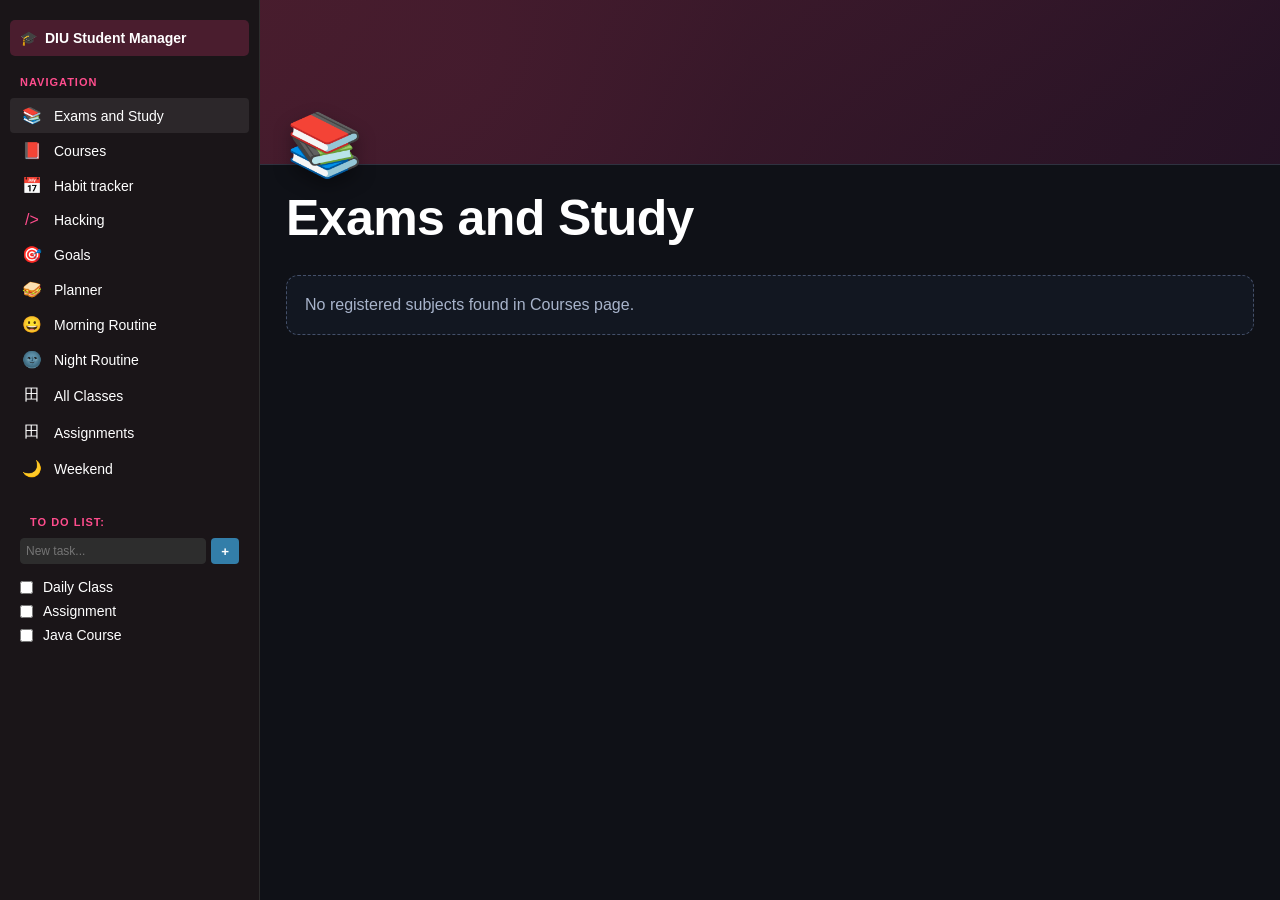
<file: exams and study.html>
<!DOCTYPE html>
<html lang="en">
<head>
<meta charset="UTF-8" />
<meta name="viewport" content="width=device-width, initial-scale=1.0" />
<title>Exams and Study - DIU Student Manager</title>

<style>
:root {
  --bg: #0f1117;
  --sidebar-bg: #1a1518; /* Matched to main dashboard */
  --nav-header-bg: #4a1d2e; /* Original Burgundy */
  --panel: #171d29;
  --panel2: #1f2634;
  --text: #ffffff;
  --text-main: #ffffff;
  --muted: #a8b4cb;
  --accent-pink: #ff4d8d;
  --border-color: #2d2d2d;
  --notion-blue: #337ea9;
}

/* ===== BASIC ===== */
* { box-sizing: border-box; margin: 0; padding: 0; }
body {
  margin: 0;
  font-family: -apple-system, BlinkMacSystemFont, "Segoe UI", Roboto, Helvetica, Arial, sans-serif;
  background:
    radial-gradient(900px 500px at 75% -15%, rgba(255, 77, 141, 0.16), transparent 55%),
    radial-gradient(700px 420px at -10% 30%, rgba(51, 126, 169, 0.14), transparent 55%),
    var(--bg);
  color: var(--text);
}

/* ===== LAYOUT ===== */
.layout { display: flex; }

/* ===== SIDEBAR (Matched to Dashboard) ===== */
.sidebar {
  width: 260px;
  background-color: var(--sidebar-bg);
  border-right: 1px solid var(--border-color);
  padding: 20px 10px;
  position: sticky;
  top: 0;
  height: 100vh;
  overflow-y: auto;
}

.nav-header {
  font-size: 14px;
  font-weight: bold;
  padding: 10px;
  display: flex;
  align-items: center;
  gap: 8px;
  background: var(--nav-header-bg);
  border-radius: 5px;
  margin-bottom: 20px;
  color: #fff;
}

.sidebar h4 {
  font-size: 11px;
  text-transform: uppercase;
  color: var(--accent-pink);
  margin: 20px 0 10px 10px;
  letter-spacing: 1px;
}

.menu { list-style: none; padding: 0; margin: 0; }
.menu li a {
  text-decoration: none;
  color: var(--text-main);
  font-size: 14px;
  display: flex;
  align-items: center;
  padding: 8px 12px;
  border-radius: 4px;
  transition: .2s;
}
.menu li a:hover { background: rgba(255, 255, 255, 0.05); }
.menu li a.active { background: rgba(255, 255, 255, 0.08); }
.icon { margin-right: 12px; width: 20px; text-align: center; font-size: 16px; }

/* To Do List in Sidebar */
.todo-box { margin-top: 30px; padding: 0 10px; }
.todo-item {
  display: flex;
  align-items: center;
  font-size: 14px;
  margin-bottom: 8px;
  color: var(--text-main);
  justify-content: space-between;
}
.todo-item input { margin-right: 10px; accent-color: var(--notion-blue); }
.todo-item span { flex-grow: 1; }
.del-btn {
  background: none;
  border: none;
  color: #9b9b9b;
  cursor: pointer;
  font-size: 18px;
  padding: 0 5px;
  line-height: 1;
  display: none;
}
.todo-item:hover .del-btn {
  display: block;
  color: #ff4d4d;
}

/* ===== MAIN AREA ===== */
.main-area {
  flex-grow: 1;
}

.hero-banner {
  height: 165px;
  background:
    linear-gradient(120deg, rgba(74, 29, 46, 0.95), rgba(42, 19, 40, 0.82)),
    radial-gradient(circle at 20% 40%, rgba(255, 77, 141, 0.25), transparent 35%);
  width: 100%;
  border-bottom: 1px solid #2f3240;
}

.content-wrap {
  max-width: 1100px;
  margin: -56px auto 40px;
  padding: 0 26px;
}

.page-icon {
  font-size: 62px;
  margin-bottom: 8px;
  display: block;
  text-shadow: 0 8px 18px rgba(0, 0, 0, 0.35);
}
.page-title {
  font-size: 50px;
  font-weight: 750;
  letter-spacing: -0.6px;
  margin-bottom: 28px;
}

/* SECTION STYLES */
.section-container {
  margin-bottom: 34px;
  background: linear-gradient(180deg, rgba(24, 30, 44, 0.8), rgba(16, 21, 33, 0.7));
  border: 1px solid #2a3245;
  border-radius: 16px;
  padding: 18px 18px 16px;
  box-shadow: 0 14px 30px rgba(0, 0, 0, 0.25);
}
.section-header {
  display: flex;
  align-items: center;
  justify-content: space-between;
  border-bottom: 1px solid #333d54;
  padding-bottom: 10px;
  margin-bottom: 16px;
}
.section-header h2 {
  font-size: 24px;
  font-weight: 700;
  letter-spacing: -0.2px;
}
.section-icons {
  color: var(--muted);
  display: flex;
  gap: 10px;
  align-items: center;
}
.section-icons span {
  width: 24px;
  height: 24px;
  display: inline-flex;
  align-items: center;
  justify-content: center;
  border-radius: 6px;
  background: rgba(255, 255, 255, 0.03);
  border: 1px solid rgba(255, 255, 255, 0.08);
}

/* EXAM CARDS GRID */
.exam-grid {
  display: grid;
  grid-template-columns: repeat(auto-fill, minmax(300px, 1fr));
  gap: 20px;
}

.exam-card {
  background: linear-gradient(180deg, #1b2433, #151e2d);
  padding: 20px;
  border-radius: 14px;
  border: 1px solid #32405a;
  box-shadow: 0 10px 24px rgba(0, 0, 0, 0.22);
  transition: transform 0.22s ease, box-shadow 0.22s ease, border-color 0.22s ease;
}
.exam-card:hover {
  transform: translateY(-4px);
  box-shadow: 0 18px 28px rgba(0, 0, 0, 0.3);
  border-color: #3f5273;
}

.card-title {
  display: flex;
  align-items: center;
  gap: 8px;
  font-weight: 700;
  font-size: 18px;
  margin-bottom: 12px;
}
.card-info {
  font-size: 14px;
  color: #d6ddef;
  margin-bottom: 5px;
}

.score-row {
  display: flex;
  align-items: center;
  gap: 8px;
  margin: 13px 0;
  font-weight: 800;
  font-size: 16px;
}
.score-circle { width: 20px; height: 20px; border: 2px solid var(--accent-pink); border-radius: 50%; }
.score-circle.empty { border-color: #444; }

.tag {
  display: inline-block;
  padding: 3px 10px;
  border-radius: 6px;
  font-size: 13px;
  margin-bottom: 10px;
}
.tag-teacher { background: #4a2b2b; color: #ff9494; }
.tag-teacher-eng { background: #4a2b4a; color: #f0b2f0; }

.status-badge {
  display: inline-block;
  padding: 4px 12px;
  border-radius: 20px;
  font-size: 12px;
  font-weight: 600;
  background: #2d3444;
}
.status-pass { background: #25332b; color: #8cf0b3; }
.status-notpass { background: #3d2222; color: #ff8080; }

.period-label { font-size: 12px; margin-top: 15px; font-weight: 600; }
.progress-bar { height: 5px; background: #333; border-radius: 10px; margin-top: 8px; overflow: hidden; }
.progress-fill { height: 100%; background: var(--accent-pink); }
.empty-state {
  color: var(--muted);
  font-size: 16px;
  border: 1px dashed #44506a;
  border-radius: 12px;
  padding: 20px 18px;
  background: rgba(23, 31, 45, 0.5);
}
.exam-actions {
  margin-top: 14px;
  display: flex;
  justify-content: flex-end;
}
.mini-btn {
  border: 1px solid #485774;
  background: linear-gradient(180deg, #2d3950, #253148);
  color: #fff;
  border-radius: 8px;
  padding: 7px 11px;
  font-size: 12px;
  font-weight: 600;
  cursor: pointer;
  transition: 0.2s;
}
.mini-btn:hover { background: linear-gradient(180deg, #34425d, #2a3751); }
.mini-btn.delete {
  border-color: #5a2f2f;
  background: #2e1f23;
}
.mini-btn.delete:hover { background: #3c2529; }
.exam-modal {
  position: fixed;
  inset: 0;
  background: rgba(7, 10, 16, 0.72);
  backdrop-filter: blur(4px);
  display: none;
  align-items: center;
  justify-content: center;
  z-index: 300;
  padding: 16px;
}
.exam-modal.show { display: flex; }
.exam-modal-card {
  width: 100%;
  max-width: 460px;
  background: linear-gradient(180deg, #1a2130, #141a26);
  border: 1px solid #2c374d;
  border-radius: 14px;
  padding: 18px;
  box-shadow: 0 16px 40px rgba(0, 0, 0, 0.45);
}
.exam-modal-title {
  font-size: 20px;
  font-weight: 700;
  margin-bottom: 14px;
}
.exam-form-row {
  margin-bottom: 12px;
}
.exam-form-row label {
  display: block;
  font-size: 12px;
  color: var(--muted);
  margin-bottom: 6px;
}
.exam-input {
  width: 100%;
  border: 1px solid #3a4761;
  border-radius: 9px;
  background: #222b3d;
  color: #fff;
  padding: 10px 11px;
  font-size: 14px;
}
.exam-hint {
  font-size: 12px;
  color: #9db0d4;
  margin-top: 5px;
}
.exam-form-actions {
  margin-top: 14px;
  display: flex;
  justify-content: flex-end;
  gap: 10px;
}
.btn-muted {
  border: 1px solid #46536f;
  background: #2a3346;
  color: #fff;
  border-radius: 8px;
  padding: 8px 12px;
  cursor: pointer;
}
.btn-primary {
  border: 1px solid #7c3a57;
  background: #b04574;
  color: #fff;
  border-radius: 8px;
  padding: 8px 12px;
  cursor: pointer;
}

@media(max-width: 1000px) {
  .sidebar { display: none; }
  .main-area { width: 100%; }
  .content-wrap { margin-top: -48px; padding: 0 14px 30px; }
  .page-title { font-size: 36px; }
  .section-container { padding: 14px; border-radius: 14px; }
  .exam-grid { grid-template-columns: 1fr; gap: 14px; }
}
</style>
</head>

<body>

<div class="layout">
  <aside class="sidebar">
    <div class="nav-header">
      <a href="index.html" style="color: inherit; text-decoration: none; display: flex; align-items: center; gap: 8px;">
        <span>🎓</span> <span>DIU Student Manager</span>
      </a>
    </div>
    
    <h4>Navigation</h4>
    <ul class="menu">
            <li><a href="exams and study.html" class="active"><span class="icon">📚</span> Exams and Study</a></li>
            <li><a href="courses.html"><span class="icon">📕</span> Courses</a></li>
            <li><a href="habit.html"><span class="icon">📅</span> Habit tracker</a></li>
            <li><a href="hacking.html"><span class="icon" style="color:#ff4d8d">/&gt;</span> Hacking</a></li>
            <li><a href="goals.html"><span class="icon">🎯</span> Goals</a></li>
            <li><a href="planner.html"><span class="icon">🥪</span> Planner</a></li>
            <li><a href="morning.html"><span class="icon">😀</span> Morning Routine</a></li>
            <li><a href="night.html"><span class="icon">🌚</span> Night Routine</a></li>
            <li><a href="allclasses.html"><span class="icon">田</span> All Classes</a></li>
            <li><a href="assignments.html"><span class="icon">田</span> Assignments</a></li>
            <li><a href="weekend.html"><span class="icon">🌙</span>Weekend</a></li>
        </ul>
        <div class="todo-box">
            <h4>To Do List:</h4>
            <div style="display: flex; gap: 5px; margin-bottom: 15px;">
                <input type="text" id="todoInput" placeholder="New task..." style="flex-grow: 1; background: #2d2d2d; border: 1px solid var(--border-color); color: white; padding: 5px; border-radius: 4px; font-size: 12px;">
                <button onclick="addTodo()" style="background: var(--notion-blue); border: none; color: white; border-radius: 4px; padding: 0 10px; cursor: pointer; font-weight: bold;">+</button>
            </div>

            <div id="todoList">
                <div class="todo-item"><input type="checkbox"> <span>Daily Class</span> <button class="del-btn" onclick="this.parentElement.remove()">×</button></div>
                <div class="todo-item"><input type="checkbox"> <span>Assignment</span> <button class="del-btn" onclick="this.parentElement.remove()">×</button></div>
                <div class="todo-item"><input type="checkbox"> <span>Java Course</span> <button class="del-btn" onclick="this.parentElement.remove()">×</button></div>
            </div>
        </div>

  </aside>

  <div class="main-area">
    <div class="hero-banner"></div>
    
    <main class="content-wrap">
      <span class="page-icon">📚</span>
      <h1 class="page-title">Exams and Study</h1>
      <div id="examSections"></div>

    </main>
  </div>
</div>

<div id="examModal" class="exam-modal" onclick="closeExamModal(event)">
  <div class="exam-modal-card" onclick="event.stopPropagation()">
    <div class="exam-modal-title">Add Quiz Exam</div>

    <div class="exam-form-row">
      <label for="examQuizSelect">Quiz</label>
      <select id="examQuizSelect" class="exam-input">
        <option value="Quiz 1">Quiz 1</option>
        <option value="Quiz 2">Quiz 2</option>
        <option value="Quiz 3">Quiz 3</option>
      </select>
    </div>

    <div class="exam-form-row">
      <label for="examDateInput">Exam Date</label>
      <input id="examDateInput" class="exam-input" type="date">
    </div>

    <div class="exam-form-row">
      <label for="examMarkInput">Mark (0 - 15)</label>
      <input id="examMarkInput" class="exam-input" type="number" min="0" max="15" step="1" value="0">
      <div class="exam-hint">Maximum mark is 15.</div>
    </div>

    <div class="exam-form-actions">
      <button class="btn-muted" type="button" onclick="closeExamModal()">Cancel</button>
      <button class="btn-primary" type="button" onclick="saveExamFromModal()">Add Exam</button>
    </div>
  </div>
</div>

<script>
const CLASSES_STORAGE_KEY = "diu_classes";
const COURSES_BOARD_KEY = "coursesBoard";
const EXAMS_STORAGE_KEY = "diu_exams_by_class";
let activeExamClassId = null;

function normalizeClass(cls, idx) {
  return {
    id: cls.id || ("class_" + Date.now() + "_" + idx),
    name: cls.name || "Untitled Class",
    code: cls.code || "N/A",
    teacher: cls.teacher || "Unknown",
    schedule: cls.schedule || "Schedule not set"
  };
}

function toSyncIdFromCourse(course) {
  const raw = ((course.code || "na") + "_" + (course.name || "untitled")).toLowerCase();
  return "course_sync_" + raw.replace(/[^a-z0-9]+/g, "_").replace(/^_+|_+$/g, "");
}

function getClasses() {
  const board = JSON.parse(localStorage.getItem(COURSES_BOARD_KEY) || "{}");
  const registeredCourses = Array.isArray(board && board.registered)
    ? board.registered
    : (Array.isArray(board && board.notStarted) ? board.notStarted : []);

  if (registeredCourses.length === 0) {
    return [];
  }

  return registeredCourses.map((course, idx) => normalizeClass({
    id: toSyncIdFromCourse(course),
    name: course.name || "Untitled Course",
    code: course.code || "N/A",
    teacher: course.teacher || "Unknown",
    schedule: "Schedule not set"
  }, idx));
}

function getExamStore() {
  const store = JSON.parse(localStorage.getItem(EXAMS_STORAGE_KEY) || "{}");
  return (store && typeof store === "object") ? store : {};
}

function saveExamStore(store) {
  localStorage.setItem(EXAMS_STORAGE_KEY, JSON.stringify(store));
}

function normalizeQuizTitle(raw) {
  const value = String(raw || "").trim().toLowerCase().replace(/\s+/g, "");
  if (value === "1" || value === "quiz1") return "Quiz 1";
  if (value === "2" || value === "quiz2") return "Quiz 2";
  if (value === "3" || value === "quiz3") return "Quiz 3";
  return "";
}

function normalizeStatus(value) {
  const raw = String(value || "").trim().toLowerCase();
  if (raw === "pass") return "pass";
  if (raw === "notpass" || raw === "not pass" || raw === "fail" || raw === "failed") return "notpass";
  return "upcoming";
}

function addExam(classId) {
  activeExamClassId = classId;
  document.getElementById("examQuizSelect").value = "Quiz 1";
  document.getElementById("examDateInput").value = "";
  document.getElementById("examMarkInput").value = "0";
  document.getElementById("examModal").classList.add("show");
  document.getElementById("examQuizSelect").focus();
}

function closeExamModal(event) {
  if (event && event.target && event.target.id !== "examModal") return;
  document.getElementById("examModal").classList.remove("show");
  activeExamClassId = null;
}

function saveExamFromModal() {
  if (!activeExamClassId) return;

  const store = getExamStore();
  const exams = Array.isArray(store[activeExamClassId]) ? store[activeExamClassId] : [];
  const selectedQuiz = normalizeQuizTitle(document.getElementById("examQuizSelect").value);
  const dateValue = document.getElementById("examDateInput").value;
  const markValue = Number(document.getElementById("examMarkInput").value);

  if (!selectedQuiz) {
    alert("Select Quiz 1, Quiz 2, or Quiz 3.");
    return;
  }
  if (exams.some(exam => normalizeQuizTitle(exam.title) === selectedQuiz)) {
    alert(selectedQuiz + " already exists for this subject.");
    return;
  }
  if (!Number.isFinite(markValue) || markValue < 0 || markValue > 15) {
    alert("Mark must be between 0 and 15.");
    return;
  }

  exams.push({
    title: selectedQuiz,
    date: dateValue || "Upcoming",
    mark: markValue,
    status: markValue === 0 ? "upcoming" : (markValue >= 8 ? "pass" : "notpass")
  });

  store[activeExamClassId] = exams;
  saveExamStore(store);
  closeExamModal();
  renderExamSections();
}

function deleteExam(classId, examIndex) {
  const store = getExamStore();
  if (!Array.isArray(store[classId])) return;
  if (examIndex < 0 || examIndex >= store[classId].length) return;

  const examTitle = store[classId][examIndex].title || "this exam";
  const ok = confirm('Delete "' + examTitle + '"?');
  if (!ok) return;

  store[classId].splice(examIndex, 1);
  saveExamStore(store);
  renderExamSections();
}

function getStatusBadge(status) {
  if (status === "pass") return '<span class="status-badge status-pass"> Pass</span>';
  if (status === "notpass") return '<span class="status-badge status-notpass"> Not Pass</span>';
  return '<span class="status-badge"> Upcoming</span>';
}

function renderExamSections() {
  const classes = getClasses();
  const container = document.getElementById("examSections");
  const examStore = getExamStore();
  const validClassIds = new Set(classes.map(cls => cls.id));
  let changed = false;

  Object.keys(examStore).forEach(classId => {
    if (!validClassIds.has(classId)) {
      delete examStore[classId];
      changed = true;
    }
  });

  classes.forEach(cls => {
    if (!Array.isArray(examStore[cls.id])) examStore[cls.id] = [];

    const before = examStore[cls.id].length;
    examStore[cls.id] = examStore[cls.id].filter(exam => {
      const mark = Number(exam.mark ?? exam.score ?? 0);
      const title = String(exam.title || "").trim().toLowerCase();
      const date = String(exam.date || "").trim().toLowerCase();
      const status = String(exam.status || "").trim().toLowerCase();
      const isLegacyDefault =
        (title === "exam 1" || title === "exam 2" || title === "exam 3") &&
        date === "upcoming" &&
        mark === 0 &&
        status === "upcoming";
      return !isLegacyDefault;
    });
    if (examStore[cls.id].length !== before) changed = true;
  });

  if (changed) saveExamStore(examStore);

  if (classes.length === 0) {
    container.innerHTML = '<div class="empty-state">No registered subjects found in Courses page.</div>';
    return;
  }

  container.innerHTML = classes.map(cls => {
    const exams = examStore[cls.id] || [];
    const cards = exams.map((exam, examIndex) => `
      <div class="exam-card">
        <div class="card-title"> ${exam.title || "Exam"}</div>
        <p class="card-info"><strong>${cls.code}</strong></p>
        <p class="card-info">${exam.date || "Upcoming"}</p>
        <p class="card-info">${cls.schedule}</p>
        <div class="score-row">
          <div class="score-circle ${Number(exam.mark ?? exam.score) > 0 ? "" : "empty"}"></div> ${Number(exam.mark ?? exam.score) || 0}/15
        </div>
        <div class="tag tag-teacher">${cls.teacher}</div><br>
        ${getStatusBadge(exam.status)}
        <div class="exam-actions">
          <button class="mini-btn delete" onclick="deleteExam('${cls.id}', ${examIndex})">Delete</button>
        </div>
      </div>
    `).join("");

    return `
      <section class="section-container">
        <div class="section-header">
          <h2>${cls.name}</h2>
          <div class="section-icons">
            <button class="mini-btn" onclick="addExam('${cls.id}')">+ Add Exam</button>
            <span>≡</span> <span>↕</span> <span>⌕</span>
          </div>
        </div>
        <div class="exam-grid">${cards || '<div class="empty-state">No exam added yet. Use + Add Exam (Quiz 1/2/3).</div>'}</div>
      </section>
    `;
  }).join("");
}

function addTodo() {
const input = document.getElementById('todoInput');
const text = input.value.trim();
if (text !== "") {
const todoList = document.getElementById('todoList');
const div = document.createElement('div');
div.className = 'todo-item';
div.innerHTML = `
<input type="checkbox">
<span>${text}</span>
<button class="del-btn" onclick="this.parentElement.remove()">x</button>
`;
todoList.appendChild(div);
input.value = "";
}
}

document.getElementById('todoInput').addEventListener('keypress', function (e) {
if (e.key === 'Enter') addTodo();
});

window.addEventListener("storage", function (e) {
  if (e.key === CLASSES_STORAGE_KEY || e.key === EXAMS_STORAGE_KEY || e.key === COURSES_BOARD_KEY) {
    renderExamSections();
  }
});
window.addEventListener("pageshow", renderExamSections);
window.addEventListener("focus", renderExamSections);
document.addEventListener("keydown", function(e) {
  if (e.key === "Escape") closeExamModal();
});

renderExamSections();
</script>

</body>
</html>
</file>
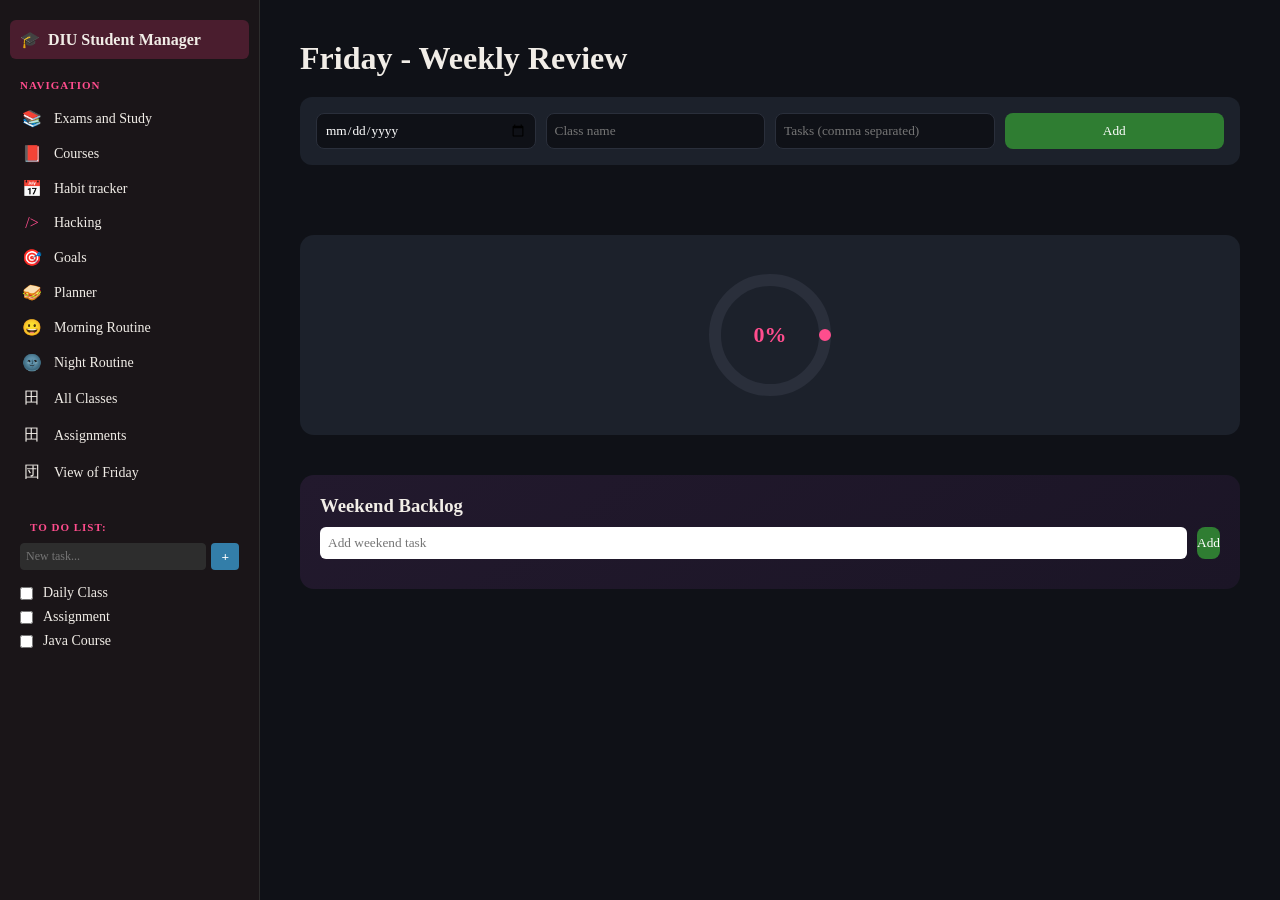
<file: friday.html>
<!DOCTYPE html>
<html lang="en">
<head>
<meta charset="UTF-8">
<meta name="viewport" content="width=device-width, initial-scale=1.0">
<title>Friday - Weekly Review</title>

<style>
:root{
  --bg:#0f1117;
  --sidebar-bg:#1a1518;
  --border-color:#2d2d2d;
  --accent-burgundy:#4a1d2e;
  --card:#1c212b;
  --panel:#171b21;
  --text:#f1ede7;
  --muted:#a8b4cb;
  --accent:#ff4d8d;
}

*{margin:0;padding:0;box-sizing:border-box;font-family:-apple-system,BlinkMacSystemFont,"Segoe UI",Roboto;}
body{background:var(--bg);color:var(--text)}
.layout{display:flex}

/* ===== SIDEBAR ===== */
.sidebar{
  width:260px;
  background:var(--sidebar-bg);
  border-right:1px solid var(--border-color);
  padding:20px 10px;
  height:100vh;
  position:fixed;
  overflow-y:auto;
}

.nav-header{
  background:var(--accent-burgundy);
  padding:10px;
  border-radius:6px;
  font-weight:bold;
  margin-bottom:20px;
}

.nav-links{list-style:none}
.nav-links a{
  display:flex;
  padding:8px 12px;
  text-decoration:none;
  color:var(--text);
  border-radius:6px;
  font-size:14px;
}
.nav-links a:hover{background:rgba(255,255,255,0.05)}
.nav-links a.active{background:rgba(255,255,255,0.1)}
.sidebar h4 {
  font-size: 11px;
  text-transform: uppercase;
  color: #ff4d8d;
  margin: 20px 0 10px 10px;
  letter-spacing: 1px;
}

.menu { list-style: none; padding: 0; margin: 0; }
.menu li a {
  display: flex;
  align-items: center;
  padding: 8px 12px;
  color: var(--text);
  text-decoration: none;
  font-size: 14px;
  border-radius: 4px;
  transition: background 0.2s;
}
.menu li a:hover { background: rgba(255, 255, 255, 0.05); }
.icon { margin-right: 12px; width: 20px; text-align: center; font-size: 16px; }

.todo-box { margin-top: 30px; padding: 0 10px; }
.todo-item {
  display: flex;
  align-items: center;
  justify-content: space-between;
  font-size: 14px;
  margin-bottom: 8px;
  color: var(--text);
}
.todo-item input { margin-right: 10px; accent-color: #337ea9; }
.todo-item span { flex-grow: 1; }

.del-btn {
  background: none;
  border: none;
  color: var(--muted);
  cursor: pointer;
  font-size: 18px;
  padding: 0 5px;
  line-height: 1;
  display: none;
}
.todo-item:hover .del-btn { display: block; color: #ff4d4d; }

.wrapper{
  margin-left:260px;
  width:calc(100% - 260px);
  padding:40px;
}

.title{font-size:32px;margin-bottom:20px}

/* ===== ENTRY FORM ===== */
.task-form{
  background:var(--card);
  padding:16px;
  border-radius:12px;
  margin-bottom:30px;
  display:grid;
  grid-template-columns:repeat(auto-fit,minmax(180px,1fr));
  gap:10px;
}
.task-form input{
  padding:8px;
  border-radius:8px;
  border:1px solid #2a2f3b;
  background:#0f1117;
  color:white;
}
.btn-add-entry{
  background:#2f7d32;
  border:none;
  border-radius:8px;
  color:white;
  cursor:pointer;
}

/* ===== CARDS ===== */
.grid{display:grid;grid-template-columns:repeat(auto-fill,minmax(280px,1fr));gap:20px}
.card{
  background:var(--card);
  padding:16px;
  border-radius:14px;
  border:1px solid #2a2f3b;
}
.card h3{margin-bottom:8px}
.card p{color:var(--muted);font-size:13px;margin:5px 0}

/* ===== SUMMARY CIRCLE ===== */
.summary-card{
  margin-top:40px;
  background:var(--card);
  padding:30px;
  border-radius:14px;
  display:flex;
  justify-content:center;
}
.circle-wrapper{position:relative;width:140px;height:140px}
.circle-text{
  position:absolute;
  top:50%;left:50%;
  transform:translate(-50%,-50%);
  font-size:22px;
  font-weight:bold;
  color:var(--accent);
}

/* ===== BACKLOG ===== */
.backlog-box{
  margin-top:40px;
  background:linear-gradient(145deg,#22192d,#1b1526);
  padding:20px;
  border-radius:14px;
}
.backlog-item{
  display:flex;
  justify-content:space-between;
  align-items:center;
  background:#2a1f3d;
  padding:8px 10px;
  margin:8px 0;
  border-radius:8px;
}
.btn-delete{
  background:#6e3630;
  border:none;
  color:white;
  border-radius:6px;
  padding:4px 8px;
  cursor:pointer;
}
</style>
</head>
<body>

<div class="layout">
<aside class="sidebar">
  <div class="nav-header">
    <a href="index.html" style="color: inherit; text-decoration: none; display: flex; align-items: center; gap: 8px;">
      <span>🎓</span> <span>DIU Student Manager</span>
    </a>
  </div>
  
  <h4>Navigation</h4>
  <ul class="menu">
    <li><a href="exams and study.html"><span class="icon">📚</span> Exams and Study</a></li>
    <li><a href="courses.html"><span class="icon">📕</span> Courses</a></li>
    <li><a href="habit.html"><span class="icon">📅</span> Habit tracker</a></li>
    <li><a href="hacking.html"><span class="icon" style="color:#ff4d8d">/&gt;</span> Hacking</a></li>
    <li><a href="goals.html"><span class="icon">🎯</span> Goals</a></li>
    <li><a href="planner.html"><span class="icon">🥪</span> Planner</a></li>
    <li><a href="morning.html"><span class="icon">😀</span> Morning Routine</a></li>
    <li><a href="night.html"><span class="icon">🌚</span> Night Routine</a></li>
    <li><a href="allclasses.html"><span class="icon">田</span> All Classes</a></li>
    <li><a href="assignments.html"><span class="icon">田</span> Assignments</a></li>
    <li><a href="friday.html"><span class="icon">団</span> View of Friday</a></li>
  </ul>
  <div class="todo-box">
    <h4>To Do List:</h4>
    <div style="display: flex; gap: 5px; margin-bottom: 15px;">
      <input type="text" id="todoInput" placeholder="New task..." style="flex-grow: 1; background: #2d2d2d; border: 1px solid var(--border-color); color: white; padding: 5px; border-radius: 4px; font-size: 12px;">
      <button onclick="addTodo()" style="background: #337ea9; border: none; color: white; border-radius: 4px; padding: 0 10px; cursor: pointer; font-weight: bold;">+</button>
    </div>
    <div id="todoList">
      <div class="todo-item"><input type="checkbox"> <span>Daily Class</span> <button class="del-btn" onclick="this.parentElement.remove()">×</button></div>
      <div class="todo-item"><input type="checkbox"> <span>Assignment</span> <button class="del-btn" onclick="this.parentElement.remove()">×</button></div>
      <div class="todo-item"><input type="checkbox"> <span>Java Course</span> <button class="del-btn" onclick="this.parentElement.remove()">×</button></div>
    </div>
  </div>
</aside>

<div class="wrapper">

<h1 class="title">Friday - Weekly Review</h1>

<div class="task-form">
  <input type="date" id="dateInput">
  <input type="text" id="classInput" placeholder="Class name">
  <input type="text" id="taskInput" placeholder="Tasks (comma separated)">
  <button class="btn-add-entry" onclick="addEntry()">Add</button>
</div>

<div class="grid" id="entryGrid"></div>

<!-- SUMMARY -->
<div class="summary-card">
<div class="circle-wrapper">
<svg width="140" height="140">
<circle cx="70" cy="70" r="55" stroke="#2a2f3b" stroke-width="12" fill="none"/>
<circle id="progressCircle" cx="70" cy="70" r="55"
stroke="#ff4d8d"
stroke-width="12"
fill="none"
stroke-linecap="round"
stroke-dasharray="345"
stroke-dashoffset="345"/>
</svg>
<div class="circle-text">
<span id="progressPercent">0%</span>
</div>
</div>
</div>

<!-- BACKLOG -->
<div class="backlog-box">
<h3>Weekend Backlog</h3>
<div style="display:flex;gap:10px;margin:10px 0;">
<input type="text" id="backlogInput" placeholder="Add weekend task" style="flex:1;padding:8px;border-radius:6px;border:none;">
<button class="btn-add-entry" onclick="addBacklog()">Add</button>
</div>
<div id="backlogList"></div>
</div>

</div>
</div>

<script>
const PLAN_KEY="friday_plan";
const BACKLOG_KEY="weekend_backlog";

function getPlan(){
return JSON.parse(localStorage.getItem(PLAN_KEY))||[];
}
function savePlan(data){
localStorage.setItem(PLAN_KEY,JSON.stringify(data));
}

function addEntry(){
const date=document.getElementById("dateInput").value;
const cls=document.getElementById("classInput").value.trim();
const tasksRaw=document.getElementById("taskInput").value.trim();
if(!date||!cls)return;

const tasks=tasksRaw.split(",").map(t=>({text:t.trim(),completed:false}));

const data=getPlan();
data.push({id:Date.now(),date,cls,tasks});
savePlan(data);
render();
}

function render(){
const grid=document.getElementById("entryGrid");
grid.innerHTML="";
const data=getPlan();

data.forEach(entry=>{
const card=document.createElement("div");
card.className="card";
card.innerHTML=`<h3>${entry.cls}</h3><p>${entry.date}</p>`;

entry.tasks.forEach((task,index)=>{
const div=document.createElement("div");
div.innerHTML=`<input type="checkbox" ${task.completed?"checked":""}
onchange="toggleTask(${entry.id},${index})"> ${task.text}`;
card.appendChild(div);
});

grid.appendChild(card);
});

updateProgress();
}

function toggleTask(id,index){
const data=getPlan();
const entry=data.find(e=>e.id==id);
entry.tasks[index].completed=!entry.tasks[index].completed;
savePlan(data);
render();
}

function updateProgress(){
const data=getPlan();
let total=0,done=0;
data.forEach(e=>{
e.tasks.forEach(t=>{
total++;
if(t.completed)done++;
});
});
const percent=total?Math.round((done/total)*100):0;
document.getElementById("progressPercent").innerText=percent+"%";
const circle=document.getElementById("progressCircle");
circle.style.strokeDashoffset=345-(345*percent/100);
}

/* BACKLOG */
function getBacklog(){
return JSON.parse(localStorage.getItem(BACKLOG_KEY))||[];
}
function saveBacklog(d){
localStorage.setItem(BACKLOG_KEY,JSON.stringify(d));
}
function renderBacklog(){
const list=document.getElementById("backlogList");
list.innerHTML="";
getBacklog().forEach((item,i)=>{
const div=document.createElement("div");
div.className="backlog-item";
div.innerHTML=`
<div><input type="checkbox" ${item.done?"checked":""}
onchange="toggleBacklog(${i})"> ${item.text}</div>
<button class="btn-delete" onclick="deleteBacklog(${i})">Delete</button>
`;
list.appendChild(div);
});
}
function addBacklog(){
const input=document.getElementById("backlogInput");
const text=input.value.trim();
if(!text)return;
const data=getBacklog();
data.push({text,done:false});
saveBacklog(data);
renderBacklog();
input.value="";
}
function toggleBacklog(i){
const data=getBacklog();
data[i].done=!data[i].done;
saveBacklog(data);
renderBacklog();
}
function deleteBacklog(i){
const data=getBacklog();
data.splice(i,1);
saveBacklog(data);
renderBacklog();
}

render();
renderBacklog();

function addTodo() {
  const input = document.getElementById('todoInput');
  const text = input.value.trim();
  if (text !== "") {
    const todoList = document.getElementById('todoList');
    const div = document.createElement('div');
    div.className = 'todo-item';
    div.innerHTML = `
      <input type="checkbox">
      <span>${text}</span>
      <button class="del-btn" onclick="this.parentElement.remove()">×</button>
    `;
    todoList.appendChild(div);
    input.value = "";
  }
}

document.getElementById('todoInput').addEventListener('keypress', function (e) {
  if (e.key === 'Enter') addTodo();
});
</script>

</body>
</html>
</file>
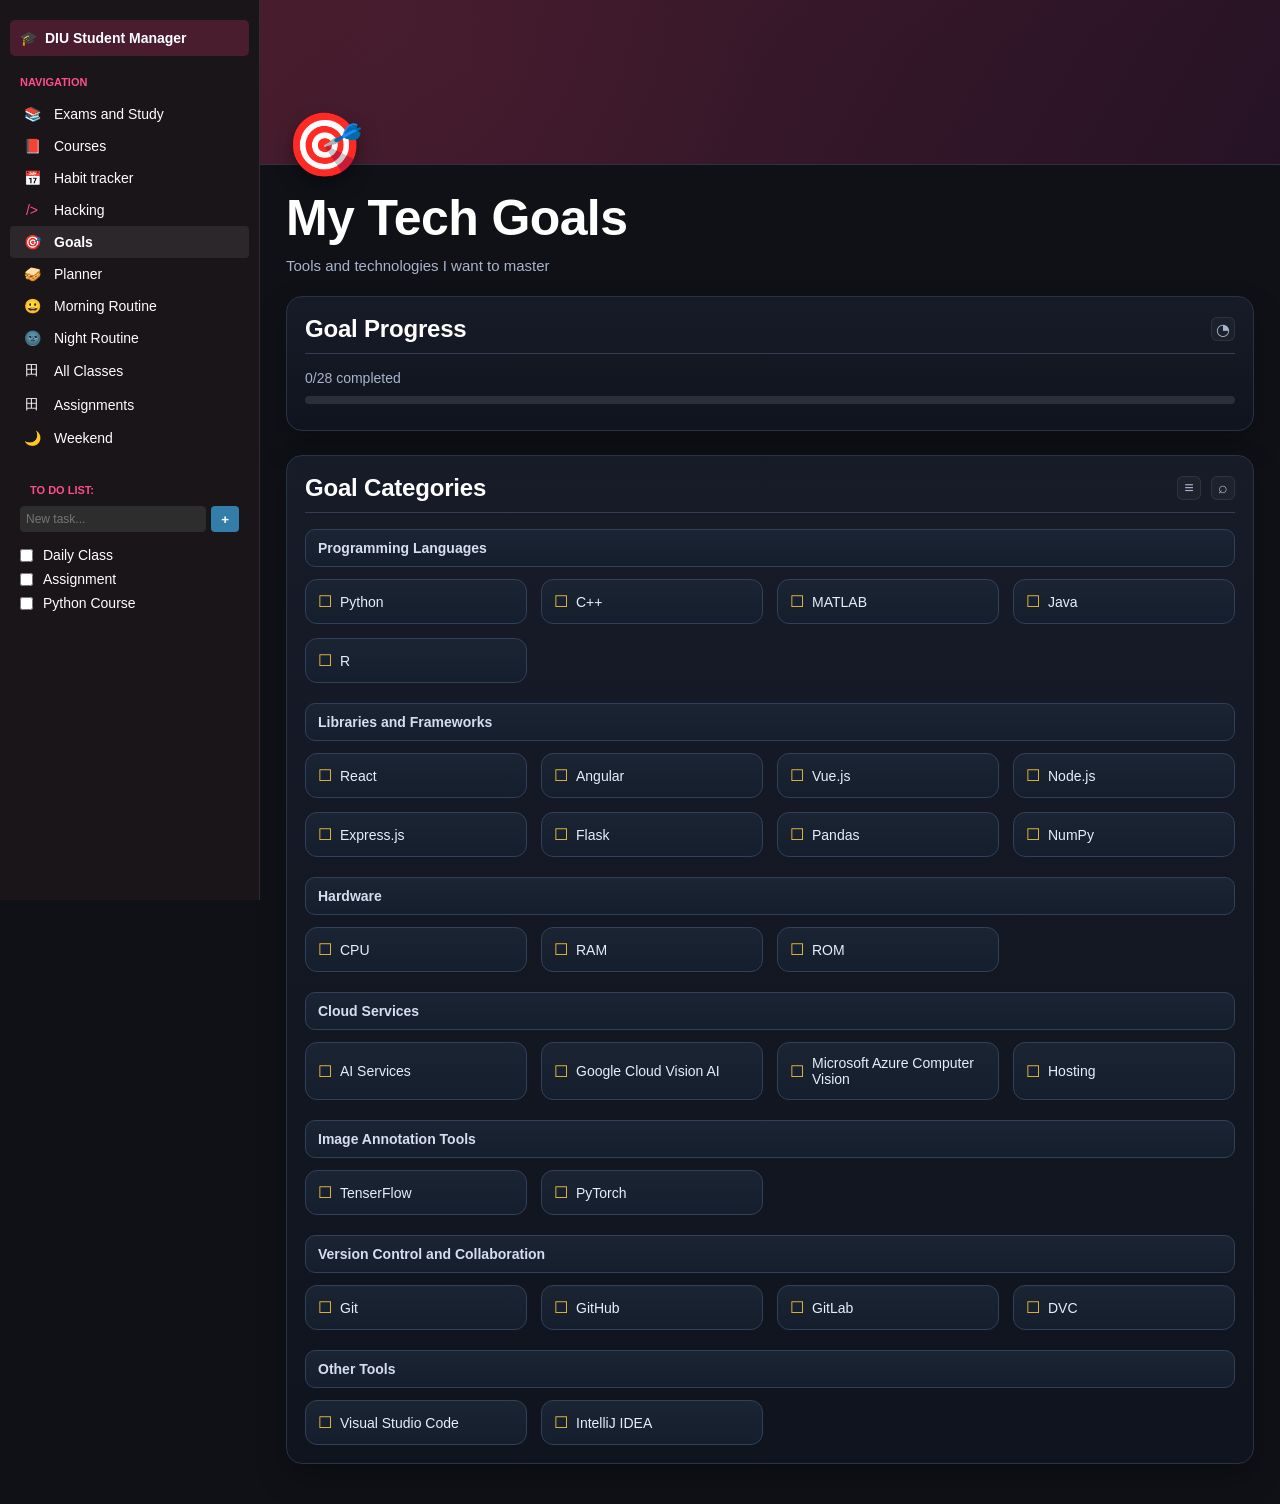
<file: goals.html>
<!DOCTYPE html>
<html lang="en">
<head>
<meta charset="UTF-8">
<meta name="viewport" content="width=device-width, initial-scale=1.0">
<title>Goals - DIU Student Manager</title>

<style>
:root{
  --bg:#0f1117;
  --sidebar-bg:#1a1518;
  --border-color:#2d2d2d;
  --accent-burgundy:#4a1d2e;
  --text:#ffffff;
  --text-main:#ffffff;
  --muted:#a8b4cb;
  --accent-pink:#ff4d8d;
  --notion-blue:#337ea9;
  --gold:#f4c542;
}

*{box-sizing:border-box;margin:0;padding:0;}

body{
  font-family:-apple-system,BlinkMacSystemFont,"Segoe UI",Roboto,Arial;
  background:
    radial-gradient(900px 500px at 75% -15%, rgba(255, 77, 141, 0.16), transparent 55%),
    radial-gradient(700px 420px at -10% 30%, rgba(51, 126, 169, 0.14), transparent 55%),
    var(--bg);
  color:var(--text);
}

.layout{display:flex;min-height:100vh;}

/* ===== SIDEBAR ===== */
.sidebar{
  width:260px;
  background:var(--sidebar-bg);
  padding:20px 10px;
  border-right:1px solid var(--border-color);
  height:100vh;
  position:sticky;
  top:0;
  overflow-y:auto;
}

.nav-header{
  font-size:14px;
  font-weight:bold;
  padding:10px;
  display:flex;
  align-items:center;
  gap:8px;
  background:var(--accent-burgundy);
  border-radius:5px;
  margin-bottom:20px;
  text-decoration:none;
  color:white;
}

.sidebar h4{
  font-size:11px;
  text-transform:uppercase;
  color:#ff4d8d;
  margin:20px 0 10px 10px;
}

.menu{list-style:none;}
.menu li a{
  display:flex;
  align-items:center;
  padding:8px 12px;
  color:var(--text);
  text-decoration:none;
  font-size:14px;
  border-radius:4px;
}
.menu li a:hover{background:rgba(255,255,255,0.05);}
.menu li a.active{background:rgba(255,255,255,0.08);font-weight:600;}
.icon{margin-right:12px;width:20px;text-align:center;}

/* ===== TODO ===== */
.todo-box{margin-top:30px;padding:0 10px;}
.todo-item{
  display:flex;
  align-items:center;
  justify-content:space-between;
  font-size:14px;
  margin-bottom:8px;
}
.todo-item input{margin-right:10px;accent-color:var(--notion-blue);}
.todo-item span{flex-grow:1;}
.del-btn{
  background:none;
  border:none;
  color:#9b9b9b;
  cursor:pointer;
  font-size:18px;
  display:none;
}
.todo-item:hover .del-btn{display:block;color:#ff4d4d;}

/* ===== MAIN ===== */
.main-area{flex-grow:1;min-width:0;}

.hero-banner{
  height:165px;
  background:
    linear-gradient(120deg, rgba(74, 29, 46, 0.95), rgba(42, 19, 40, 0.82)),
    radial-gradient(circle at 20% 40%, rgba(255, 77, 141, 0.25), transparent 35%);
  width:100%;
  border-bottom:1px solid #2f3240;
}

.content-wrap{
  max-width:1100px;
  margin:-56px auto 40px;
  padding:0 26px;
}

.page-icon{
  font-size:62px;
  margin-bottom:8px;
  display:block;
  text-shadow:0 8px 18px rgba(0,0,0,0.35);
}

.page-title{
  font-size:50px;
  font-weight:750;
  letter-spacing:-0.6px;
  margin-bottom:10px;
}

.subtitle{
  color:var(--muted);
  margin-bottom:22px;
  font-size:15px;
}

.section-container{
  margin-bottom:24px;
  background:linear-gradient(180deg, rgba(24, 30, 44, 0.8), rgba(16, 21, 33, 0.7));
  border:1px solid #2a3245;
  border-radius:16px;
  padding:18px;
  box-shadow:0 14px 30px rgba(0,0,0,0.25);
}

.section-header{
  display:flex;
  align-items:center;
  justify-content:space-between;
  border-bottom:1px solid #333d54;
  padding-bottom:10px;
  margin-bottom:16px;
}

.section-header h2{
  font-size:24px;
  font-weight:700;
  letter-spacing:-0.2px;
}

.section-icons{
  color:var(--muted);
  display:flex;
  gap:10px;
  align-items:center;
}

.section-icons span{
  width:24px;
  height:24px;
  display:inline-flex;
  align-items:center;
  justify-content:center;
  border-radius:6px;
  background:rgba(255,255,255,0.03);
  border:1px solid rgba(255,255,255,0.08);
}

.goal-progress{
  margin-bottom:10px;
  font-size:14px;
  color:var(--muted);
}

.progress-bar{
  width:100%;
  height:8px;
  background:#2a2f3b;
  border-radius:20px;
  overflow:hidden;
  margin-bottom:8px;
}

.progress-fill{
  height:100%;
  width:0%;
  background:var(--gold);
  transition:.4s;
}

.section{margin-bottom:20px;}
.section:last-child{margin-bottom:0;}

.topic-title{
  background:linear-gradient(180deg, #1b2433, #151e2d);
  border:1px solid #32405a;
  color:#d6ddef;
  padding:10px 12px;
  border-radius:10px;
  font-weight:700;
  margin-bottom:12px;
  font-size:14px;
}

.grid{
  display:grid;
  grid-template-columns:repeat(auto-fill,minmax(220px,1fr));
  gap:14px;
}

.card{
  background:linear-gradient(180deg, #1b2433, #151e2d);
  border:1px solid #32405a;
  border-radius:12px;
  font-size:14px;
  cursor:pointer;
  transition:.2s;
  display:flex;
  align-items:center;
  gap:8px;
  padding:12px;
  color:#e6eefc;
}

.card:hover{border-color:#3f5273;transform:translateY(-1px);}

.card.selected{
  background:linear-gradient(135deg, #3a2430, #2a1b24);
  border-color:var(--gold);
  box-shadow:0 0 10px rgba(244,197,66,0.35);
}

.check-icon{font-size:16px;color:var(--gold);}

@media(max-width:1000px){
  .sidebar{display:none;}
  .content-wrap{margin-top:-48px;padding:0 14px 30px;}
  .page-title{font-size:36px;}
  .section-container{padding:14px;border-radius:14px;}
  .grid{grid-template-columns:1fr;}
}
</style>
</head>

<body>
<div class="layout">
<aside class="sidebar">
<a href="index.html" class="nav-header">
<span>🎓</span> DIU Student Manager
</a>

<h4>Navigation</h4>
<ul class="menu">
<li><a href="exams and study.html"><span class="icon">📚</span> Exams and Study</a></li>
<li><a href="courses.html"><span class="icon">📕</span> Courses</a></li>
<li><a href="habit.html"><span class="icon">📅</span> Habit tracker</a></li>
<li><a href="hacking.html"><span class="icon" style="color:#ff4d8d">/&gt;</span> Hacking</a></li>
<li><a href="goals.html" class="active"><span class="icon">🎯</span> Goals</a></li>
<li><a href="planner.html"><span class="icon">🥪</span> Planner</a></li>
<li><a href="morning.html"><span class="icon">😀</span> Morning Routine</a></li>
<li><a href="night.html"><span class="icon">🌚</span> Night Routine</a></li>
<li><a href="allclasses.html"><span class="icon">田</span> All Classes</a></li>
<li><a href="assignments.html"><span class="icon">田</span> Assignments</a></li>
<li><a href="weekend.html"><span class="icon">🌙</span>Weekend</a></li>
</ul>

<div class="todo-box">
<h4>To Do List:</h4>

<div style="display:flex;gap:5px;margin-bottom:15px;">
<input type="text" id="todoInput" placeholder="New task..."
style="flex-grow:1;background:#2d2d2d;border:1px solid var(--border-color);
color:white;padding:5px;border-radius:4px;font-size:12px;">
<button onclick="addTodo()"
style="background:var(--notion-blue);border:none;color:white;
border-radius:4px;padding:0 10px;cursor:pointer;font-weight:bold;">+</button>
</div>

<div id="todoList">
<div class="todo-item">
<input type="checkbox">
<span>Daily Class</span>
<button class="del-btn" onclick="this.parentElement.remove()">×</button>
</div>

<div class="todo-item">
<input type="checkbox">
<span>Assignment</span>
<button class="del-btn" onclick="this.parentElement.remove()">×</button>
</div>

<div class="todo-item">
<input type="checkbox">
<span>Python Course</span>
<button class="del-btn" onclick="this.parentElement.remove()">×</button>
</div>
</div>
</div>
</aside>

<div class="main-area">
<div class="hero-banner"></div>
<main class="content-wrap">
<span class="page-icon">🎯</span>
<h1 class="page-title">My Tech Goals</h1>
<div class="subtitle">Tools and technologies I want to master</div>

<section class="section-container">
  <div class="section-header">
    <h2>Goal Progress</h2>
    <div class="section-icons"><span>◔</span></div>
  </div>
  <div class="goal-progress">
    <span id="goalCount">0</span>/<span id="goalTotal">0</span> completed
  </div>
  <div class="progress-bar">
    <div class="progress-fill" id="progressFill"></div>
  </div>
</section>

<section class="section-container">
  <div class="section-header">
    <h2>Goal Categories</h2>
    <div class="section-icons"><span>≡</span><span>⌕</span></div>
  </div>

  <div class="section">
  <div class="topic-title">Programming Languages</div>
  <div class="grid">
  <div class="card"><span class="check-icon">☐</span><span class="card-text">Python</span></div>
  <div class="card"><span class="check-icon">☐</span><span class="card-text">C++</span></div>
  <div class="card"><span class="check-icon">☐</span><span class="card-text">MATLAB</span></div>
  <div class="card"><span class="check-icon">☐</span><span class="card-text">Java</span></div>
  <div class="card"><span class="check-icon">☐</span><span class="card-text">R</span></div>
  </div>
  </div>

  <div class="section">
  <div class="topic-title">Libraries and Frameworks</div>
  <div class="grid">
  <div class="card"><span class="check-icon">☐</span><span class="card-text">React</span></div>
  <div class="card"><span class="check-icon">☐</span><span class="card-text">Angular</span></div>
  <div class="card"><span class="check-icon">☐</span><span class="card-text">Vue.js</span></div>
  <div class="card"><span class="check-icon">☐</span><span class="card-text">Node.js</span></div>
  <div class="card"><span class="check-icon">☐</span><span class="card-text">Express.js</span></div>
  <div class="card"><span class="check-icon">☐</span><span class="card-text">Flask</span></div>
  <div class="card"><span class="check-icon">☐</span><span class="card-text">Pandas</span></div>
  <div class="card"><span class="check-icon">☐</span><span class="card-text">NumPy</span></div>
  </div>
  </div>

  <div class="section">
  <div class="topic-title">Hardware</div>
  <div class="grid">
  <div class="card"><span class="check-icon">☐</span><span class="card-text">CPU</span></div>
  <div class="card"><span class="check-icon">☐</span><span class="card-text">RAM</span></div>
  <div class="card"><span class="check-icon">☐</span><span class="card-text">ROM</span></div>
  </div>
  </div>

  <div class="section">
  <div class="topic-title">Cloud Services</div>
  <div class="grid">
  <div class="card"><span class="check-icon">☐</span><span class="card-text">AI Services</span></div>
  <div class="card"><span class="check-icon">☐</span><span class="card-text">Google Cloud Vision AI</span></div>
  <div class="card"><span class="check-icon">☐</span><span class="card-text">Microsoft Azure Computer Vision</span></div>
  <div class="card"><span class="check-icon">☐</span><span class="card-text">Hosting</span></div>
  </div>
  </div>

  <div class="section">
  <div class="topic-title">Image Annotation Tools</div>
  <div class="grid">
  <div class="card"><span class="check-icon">☐</span><span class="card-text">TenserFlow</span></div>
  <div class="card"><span class="check-icon">☐</span><span class="card-text">PyTorch</span></div>
  </div>
  </div>

  <div class="section">
  <div class="topic-title">Version Control and Collaboration</div>
  <div class="grid">
  <div class="card"><span class="check-icon">☐</span><span class="card-text">Git</span></div>
  <div class="card"><span class="check-icon">☐</span><span class="card-text">GitHub</span></div>
  <div class="card"><span class="check-icon">☐</span><span class="card-text">GitLab</span></div>
  <div class="card"><span class="check-icon">☐</span><span class="card-text">DVC</span></div>
  </div>
  </div>

  <div class="section">
  <div class="topic-title">Other Tools</div>
  <div class="grid">
  <div class="card"><span class="check-icon">☐</span><span class="card-text">Visual Studio Code</span></div>
  <div class="card"><span class="check-icon">☐</span><span class="card-text">IntelliJ IDEA</span></div>
  </div>
  </div>
</section>

</main>
</div>
</div>

<script>
const cards=document.querySelectorAll('.card');
const STORAGE_KEY="selected_goals";
let saved=JSON.parse(localStorage.getItem(STORAGE_KEY))||[];

function updateProgress(){
const selected=document.querySelectorAll('.card.selected').length;
const total=cards.length;
document.getElementById('goalCount').innerText=selected;
document.getElementById('goalTotal').innerText=total;
document.getElementById('progressFill').style.width=(total? (selected/total*100):0)+"%";
}

cards.forEach(card=>{
const text=card.querySelector('.card-text').innerText.trim();
if(saved.includes(text)){
card.classList.add("selected");
card.querySelector('.check-icon').innerText="☑";
}

card.addEventListener("click",()=>{
card.classList.toggle("selected");

if(card.classList.contains("selected")){
card.querySelector('.check-icon').innerText="☑";
saved.push(text);
}else{
card.querySelector('.check-icon').innerText="☐";
saved=saved.filter(item=>item!==text);
}

localStorage.setItem(STORAGE_KEY,JSON.stringify(saved));
updateProgress();
});
});

updateProgress();
function addTodo(){
const input=document.getElementById('todoInput');
if(!input.value.trim()) return;

const div=document.createElement('div');
div.className='todo-item';
div.innerHTML=`
<input type="checkbox">
<span>${input.value}</span>
<button class="del-btn" onclick="this.parentElement.remove()">×</button>
`;

document.getElementById('todoList').appendChild(div);
input.value='';
}

document.getElementById('todoInput').addEventListener('keypress',e=>{
if(e.key==='Enter') addTodo();
});
</script>

</body>
</html>
</file>
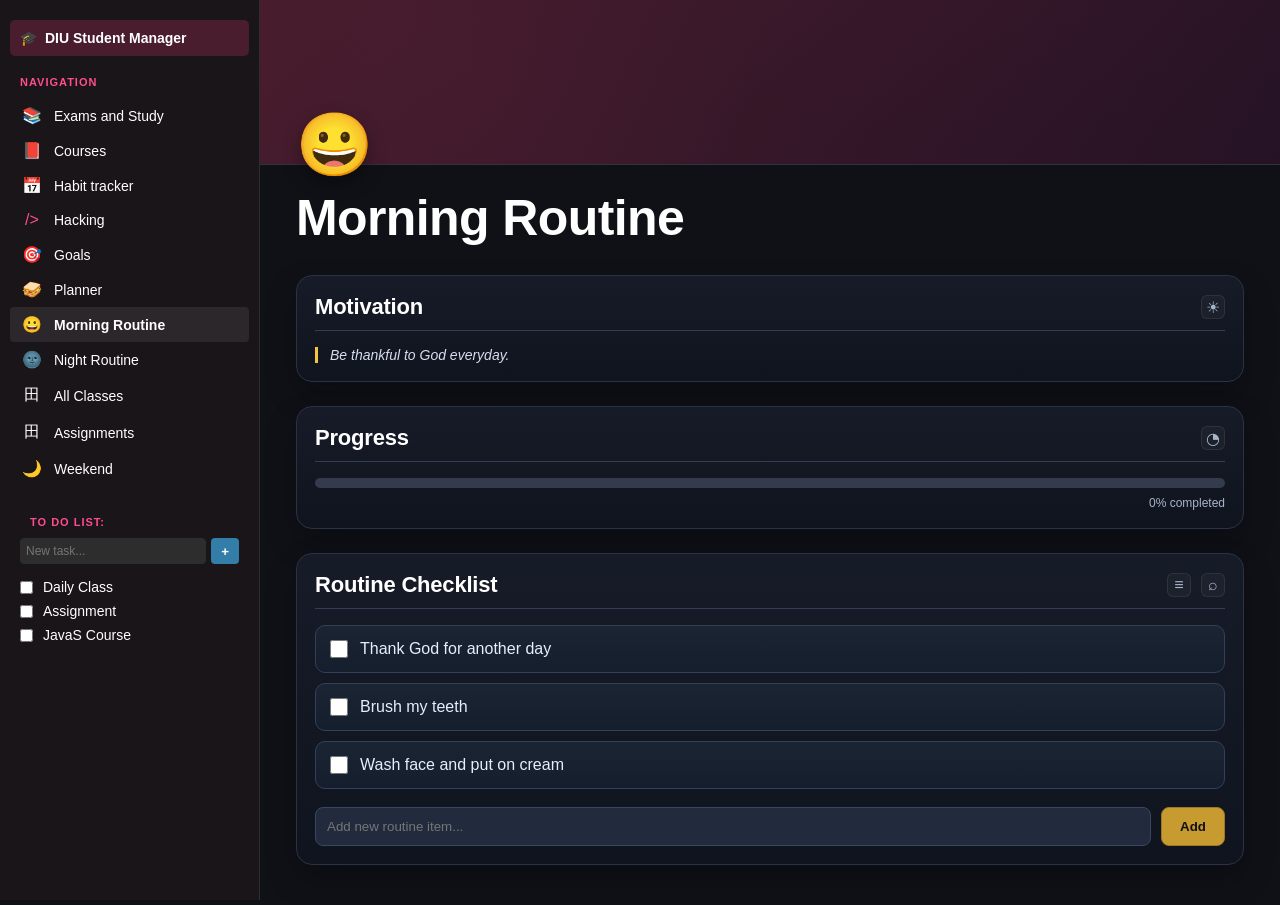
<file: morning.html>
<!DOCTYPE html>
<html lang="en">
<head>
<meta charset="UTF-8">
<meta name="viewport" content="width=device-width, initial-scale=1.0">
<title>Morning Routine - DIU Student Manager</title>

<style>
:root {
    --bg: #0f1117;
    --sidebar-bg: #1a1518;
    --text-main: #ffffff;
    --text-dim: #9b9b9b;
    --accent-burgundy: #4a1d2e;
    --border-color: #2d2d2d;
    --notion-blue: #337ea9;
    --muted: #a8b4cb;
    --accent-pink: #ff4d8d;
    --accent-gold: #f4c542;
}

* { box-sizing: border-box; margin: 0; padding: 0; }

body {
    font-family: -apple-system, BlinkMacSystemFont, "Segoe UI", Roboto, Helvetica, Arial, sans-serif;
    background:
        radial-gradient(900px 500px at 75% -15%, rgba(255, 77, 141, 0.16), transparent 55%),
        radial-gradient(700px 420px at -10% 30%, rgba(51, 126, 169, 0.14), transparent 55%),
        var(--bg);
    color: var(--text-main);
}

.layout { display: flex; min-height: 100vh; }

.sidebar {
    width: 260px;
    background: var(--sidebar-bg);
    padding: 20px 10px;
    border-right: 1px solid var(--border-color);
    position: sticky;
    top: 0;
    height: 100vh;
    overflow-y: auto;
}

.nav-header {
    font-size: 14px;
    font-weight: bold;
    padding: 10px;
    display: flex;
    align-items: center;
    gap: 8px;
    background: var(--accent-burgundy);
    border-radius: 5px;
    margin-bottom: 20px;
    text-decoration: none;
    color: white;
}

.sidebar h4 {
    font-size: 11px;
    text-transform: uppercase;
    color: #ff4d8d;
    margin: 20px 0 10px 10px;
    letter-spacing: 1px;
}

.menu { list-style: none; padding: 0; margin: 0; }
.menu li a {
    display: flex;
    align-items: center;
    padding: 8px 12px;
    color: var(--text-main);
    text-decoration: none;
    font-size: 14px;
    border-radius: 4px;
    transition: background 0.2s;
}
.menu li a:hover { background: rgba(255, 255, 255, 0.05); }
.menu li a.active { background: rgba(255, 255, 255, 0.08); font-weight: 600; }
.icon { margin-right: 12px; width: 20px; text-align: center; font-size: 16px; }

.todo-box { margin-top: 30px; padding: 0 10px; }
.todo-item {
    display: flex;
    align-items: center;
    justify-content: space-between;
    font-size: 14px;
    margin-bottom: 8px;
    color: var(--text-main);
}
.todo-item input { margin-right: 10px; accent-color: var(--notion-blue); }
.todo-item span { flex-grow: 1; }
.del-btn {
    background: none;
    border: none;
    color: var(--text-dim);
    cursor: pointer;
    font-size: 18px;
    padding: 0 5px;
    line-height: 1;
    display: none;
}
.todo-item:hover .del-btn { display: block; color: #ff4d4d; }

.main-area { flex-grow: 1; min-width: 0; }

.hero-banner {
    height: 165px;
    background:
        linear-gradient(120deg, rgba(74, 29, 46, 0.95), rgba(42, 19, 40, 0.82)),
        radial-gradient(circle at 20% 40%, rgba(255, 77, 141, 0.25), transparent 35%);
    width: 100%;
    border-bottom: 1px solid #2f3240;
}

.content-wrap {
    max-width: 1000px;
    margin: -56px auto 40px;
    padding: 0 26px;
}

.page-icon {
    font-size: 62px;
    margin-bottom: 8px;
    display: block;
    text-shadow: 0 8px 18px rgba(0, 0, 0, 0.35);
}

.page-title {
    font-size: 50px;
    font-weight: 750;
    letter-spacing: -0.6px;
    margin-bottom: 28px;
}

.section-container {
    margin-bottom: 24px;
    background: linear-gradient(180deg, rgba(24, 30, 44, 0.8), rgba(16, 21, 33, 0.7));
    border: 1px solid #2a3245;
    border-radius: 16px;
    padding: 18px;
    box-shadow: 0 14px 30px rgba(0, 0, 0, 0.25);
}

.section-header {
    display: flex;
    align-items: center;
    justify-content: space-between;
    border-bottom: 1px solid #333d54;
    padding-bottom: 10px;
    margin-bottom: 16px;
}

.section-header h2 {
    font-size: 22px;
    font-weight: 700;
    letter-spacing: -0.2px;
}

.section-icons {
    color: var(--muted);
    display: flex;
    gap: 10px;
    align-items: center;
}

.section-icons span {
    width: 24px;
    height: 24px;
    display: inline-flex;
    align-items: center;
    justify-content: center;
    border-radius: 6px;
    background: rgba(255, 255, 255, 0.03);
    border: 1px solid rgba(255, 255, 255, 0.08);
}

.quote {
    color: #d6ddef;
    margin: 0;
    font-style: italic;
    border-left: 3px solid var(--accent-gold);
    padding-left: 12px;
    font-size: 14px;
}

.progress-track {
    background: #333b4d;
    height: 10px;
    border-radius: 5px;
    overflow: hidden;
}

.progress-fill {
    background: var(--accent-gold);
    height: 100%;
    width: 0%;
    transition: width 0.3s ease;
}

.progress-text {
    font-size: 12px;
    margin-top: 8px;
    color: var(--muted);
    text-align: right;
}

.routine-list { list-style: none; padding: 0; }

.routine-item {
    background: linear-gradient(180deg, #1b2433, #151e2d);
    border: 1px solid #32405a;
    margin-bottom: 10px;
    padding: 14px;
    border-radius: 10px;
    display: flex;
    align-items: center;
    gap: 12px;
    color: #e6eefc;
}

.routine-item input {
    width: 18px;
    height: 18px;
    accent-color: var(--accent-gold);
}

.routine-item.completed span {
    text-decoration: line-through;
    color: var(--text-dim);
}

.add-routine-box {
    display: flex;
    gap: 10px;
    margin-top: 18px;
}

.add-routine-box input {
    flex-grow: 1;
    background: #222b3d;
    border: 1px solid #3a4761;
    color: white;
    padding: 11px;
    border-radius: 8px;
}

.add-routine-box button {
    border: 1px solid #9d7a22;
    background: #c79b2f;
    color: #111;
    padding: 0 18px;
    border-radius: 8px;
    font-weight: 700;
    cursor: pointer;
}

@media(max-width:1000px) {
    .sidebar { display: none; }
    .content-wrap { margin-top: -48px; padding: 0 14px 30px; }
    .page-title { font-size: 36px; }
    .section-container { padding: 14px; border-radius: 14px; }
}
</style>
</head>

<body>
<div class="layout">
<aside class="sidebar">
<a href="index.html" class="nav-header">
    <span>🎓</span> DIU Student Manager
</a>

<h4>Navigation</h4>
<ul class="menu">
    <li><a href="exams and study.html"><span class="icon">📚</span> Exams and Study</a></li>
    <li><a href="courses.html"><span class="icon">📕</span> Courses</a></li>
    <li><a href="habit.html"><span class="icon">📅</span> Habit tracker</a></li>
    <li><a href="hacking.html"><span class="icon" style="color:#ff4d8d">/></span> Hacking</a></li>
    <li><a href="goals.html"><span class="icon">🎯</span> Goals</a></li>
    <li><a href="planner.html"><span class="icon">🥪</span> Planner</a></li>
    <li><a href="morning.html" class="active"><span class="icon">😀</span> Morning Routine</a></li>
    <li><a href="night.html"><span class="icon">🌚</span> Night Routine</a></li>
    <li><a href="allclasses.html"><span class="icon">田</span> All Classes</a></li>
    <li><a href="assignments.html"><span class="icon">田</span> Assignments</a></li>
    <li><a href="weekend.html"><span class="icon">🌙</span>Weekend</a></li>
</ul>

<div class="todo-box">
<h4>To Do List:</h4>
<div style="display:flex;gap:5px;margin-bottom:15px;">
<input type="text" id="todoInput" placeholder="New task..." style="flex-grow:1;background:#2d2d2d;border:1px solid var(--border-color);color:white;padding:5px;border-radius:4px;font-size:12px;">
<button onclick="addTodo()" style="background:var(--notion-blue);border:none;color:white;border-radius:4px;padding:0 10px;cursor:pointer;font-weight:bold;">+</button>
</div>
<div id="todoList">
<div class="todo-item"><input type="checkbox"><span>Daily Class</span><button class="del-btn" onclick="this.parentElement.remove()">×</button></div>
<div class="todo-item"><input type="checkbox"><span>Assignment</span><button class="del-btn" onclick="this.parentElement.remove()">×</button></div>
<div class="todo-item"><input type="checkbox"><span>JavaS Course</span><button class="del-btn" onclick="this.parentElement.remove()">×</button></div>
</div>
</div>
</aside>

<div class="main-area">
<div class="hero-banner"></div>
<main class="content-wrap">
<span class="page-icon">😀</span>
<h1 class="page-title">Morning Routine</h1>

<section class="section-container">
    <div class="section-header">
        <h2>Motivation</h2>
        <div class="section-icons"><span>☀</span></div>
    </div>
    <p class="quote">Be thankful to God everyday.</p>
</section>

<section class="section-container">
    <div class="section-header">
        <h2>Progress</h2>
        <div class="section-icons"><span>◔</span></div>
    </div>
    <div class="progress-track">
        <div class="progress-fill" id="routineBar"></div>
    </div>
    <div class="progress-text" id="routinePercent">0% completed</div>
</section>

<section class="section-container">
    <div class="section-header">
        <h2>Routine Checklist</h2>
        <div class="section-icons"><span>≡</span><span>⌕</span></div>
    </div>

    <ul class="routine-list" id="routineTasks">
    <li class="routine-item"><input type="checkbox"> <span>Thank God for another day</span></li>
    <li class="routine-item"><input type="checkbox"> <span>Brush my teeth</span></li>
    <li class="routine-item"><input type="checkbox"> <span>Wash face and put on cream</span></li>
    </ul>

    <div class="add-routine-box">
    <input type="text" id="newRoutineInput" placeholder="Add new routine item...">
    <button onclick="addRoutineItem()">Add</button>
    </div>
</section>

</main>
</div>
</div>

<script>
function addTodo(){
const input=document.getElementById('todoInput');
if(!input.value.trim()) return;
const div=document.createElement('div');
div.className='todo-item';
div.innerHTML=`<input type="checkbox"><span>${input.value}</span><button class="del-btn" onclick="this.parentElement.remove()">×</button>`;
document.getElementById('todoList').appendChild(div);
input.value='';
}

document.getElementById('todoInput').addEventListener('keypress',e=>{if(e.key==='Enter') addTodo();});

function updateRoutineProgress(){
const tasks=document.querySelectorAll('#routineTasks input');
const completed=[...tasks].filter(t=>t.checked).length;
const percent=tasks.length?Math.round((completed/tasks.length)*100):0;
document.getElementById('routineBar').style.width=percent+'%';
document.getElementById('routinePercent').innerText=percent+'% completed';
tasks.forEach(t=>t.parentElement.classList.toggle('completed',t.checked));
}

document.querySelectorAll('#routineTasks input').forEach(i=>i.addEventListener('change',updateRoutineProgress));

function addRoutineItem(){
const input=document.getElementById('newRoutineInput');
if(!input.value.trim()) return;
const li=document.createElement('li');
li.className='routine-item';
li.innerHTML=`<input type="checkbox"> <span>${input.value}</span>`;
document.getElementById('routineTasks').appendChild(li);
li.querySelector('input').addEventListener('change',updateRoutineProgress);
input.value='';
updateRoutineProgress();
}
</script>

</body>
</html>
</file>
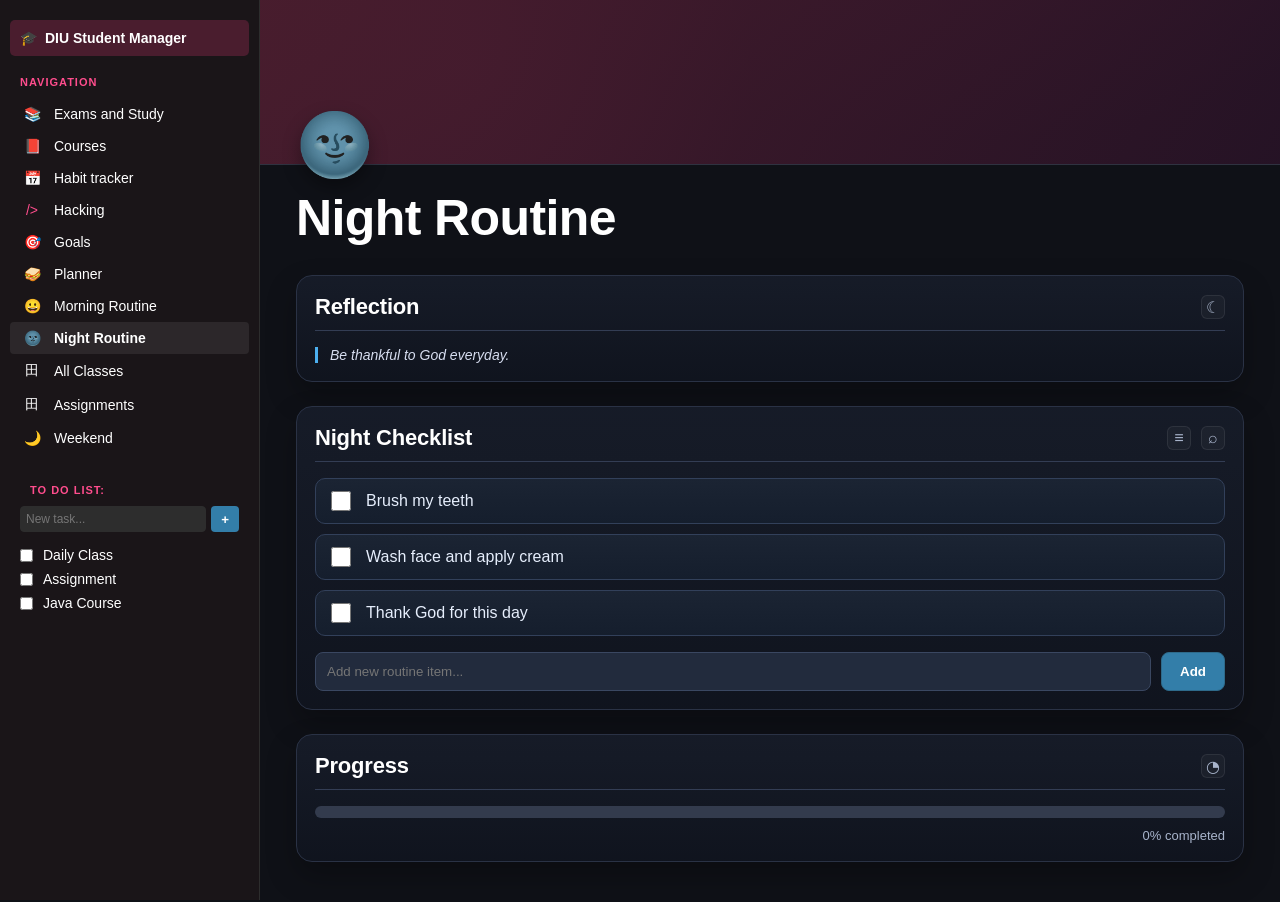
<file: night.html>
<!DOCTYPE html>
<html lang="en">
<head>
<meta charset="UTF-8">
<meta name="viewport" content="width=device-width, initial-scale=1.0">
<title>Night Routine - DIU Student Manager</title>

<style>
:root{
  --bg:#0f1117;
  --sidebar-bg:#1a1518;
  --text-main:#ffffff;
  --text-dim:#9b9b9b;
  --accent-burgundy:#4a1d2e;
  --border-color:#2d2d2d;
  --notion-blue:#337ea9;
  --muted:#a8b4cb;
  --accent-pink:#ff4d8d;
  --accent-blue:#4cafef;
}

*{box-sizing:border-box;margin:0;padding:0;}
body{
  font-family:-apple-system,BlinkMacSystemFont,"Segoe UI",Roboto,Helvetica,Arial,sans-serif;
  background:
    radial-gradient(900px 500px at 75% -15%, rgba(255, 77, 141, 0.16), transparent 55%),
    radial-gradient(700px 420px at -10% 30%, rgba(51, 126, 169, 0.14), transparent 55%),
    var(--bg);
  color:var(--text-main);
}

.layout{display:flex;min-height:100vh;}

.sidebar{
  width:260px;
  background:var(--sidebar-bg);
  padding:20px 10px;
  border-right:1px solid var(--border-color);
  position:sticky;
  top:0;
  height:100vh;
  overflow-y:auto;
}

.nav-header{
  font-size:14px;
  font-weight:bold;
  padding:10px;
  display:flex;
  align-items:center;
  gap:8px;
  background:var(--accent-burgundy);
  border-radius:5px;
  margin-bottom:20px;
  text-decoration:none;
  color:white;
}

.sidebar h4{
  font-size:11px;
  text-transform:uppercase;
  color:#ff4d8d;
  margin:20px 0 10px 10px;
  letter-spacing:1px;
}

.menu{list-style:none;padding:0;margin:0;}
.menu li a{
  display:flex;
  align-items:center;
  padding:8px 12px;
  color:var(--text-main);
  text-decoration:none;
  font-size:14px;
  border-radius:4px;
  transition:.2s;
}
.menu li a:hover{ background:rgba(255,255,255,0.05); }
.menu li a.active{ background:rgba(255,255,255,0.08); font-weight:600; }
.icon{ margin-right:12px; width:20px; text-align:center; }

.todo-box{margin-top:30px;padding:0 10px;}
.todo-item{
  display:flex;
  align-items:center;
  justify-content:space-between;
  font-size:14px;
  margin-bottom:8px;
}
.todo-item input{ margin-right:10px; accent-color:var(--notion-blue); }
.todo-item span{ flex-grow:1; }
.del-btn{
  background:none;
  border:none;
  color:var(--text-dim);
  cursor:pointer;
  font-size:18px;
  padding:0 5px;
  line-height:1;
  display:none;
}
.todo-item:hover .del-btn{ display:block; color:#ff4d4d; }

.main-area{flex-grow:1;min-width:0;}
.hero-banner{
  height:165px;
  background:
    linear-gradient(120deg, rgba(74, 29, 46, 0.95), rgba(42, 19, 40, 0.82)),
    radial-gradient(circle at 20% 40%, rgba(255, 77, 141, 0.25), transparent 35%);
  width:100%;
  border-bottom:1px solid #2f3240;
}

.content-wrap{
  max-width:1000px;
  margin:-56px auto 40px;
  padding:0 26px;
}

.page-icon{
  font-size:62px;
  margin-bottom:8px;
  display:block;
  text-shadow:0 8px 18px rgba(0,0,0,0.35);
}

.page-title{
  font-size:50px;
  font-weight:750;
  letter-spacing:-0.6px;
  margin-bottom:28px;
}

.section-container{
  margin-bottom:24px;
  background:linear-gradient(180deg, rgba(24, 30, 44, 0.8), rgba(16, 21, 33, 0.7));
  border:1px solid #2a3245;
  border-radius:16px;
  padding:18px;
  box-shadow:0 14px 30px rgba(0,0,0,0.25);
}

.section-header{
  display:flex;
  align-items:center;
  justify-content:space-between;
  border-bottom:1px solid #333d54;
  padding-bottom:10px;
  margin-bottom:16px;
}

.section-header h2{
  font-size:22px;
  font-weight:700;
  letter-spacing:-0.2px;
}

.section-icons{
  color:var(--muted);
  display:flex;
  gap:10px;
  align-items:center;
}

.section-icons span{
  width:24px;
  height:24px;
  display:inline-flex;
  align-items:center;
  justify-content:center;
  border-radius:6px;
  background:rgba(255,255,255,0.03);
  border:1px solid rgba(255,255,255,0.08);
}

.quote{
  margin:0;
  color:#d6ddef;
  font-style:italic;
  border-left:3px solid var(--accent-blue);
  padding-left:12px;
  font-size:14px;
}

.habit-item{
  display:flex;
  align-items:center;
  padding:12px 15px;
  background:linear-gradient(180deg, #1b2433, #151e2d);
  border:1px solid #32405a;
  border-radius:10px;
  margin-bottom:10px;
  cursor:pointer;
  color:#e6eefc;
}

.habit-item input{
  width:20px;
  height:20px;
  margin-right:15px;
  accent-color:var(--accent-blue);
}

.completed{
  text-decoration:line-through;
  color:#8fa0be!important;
}

.progress-bar-bg{
  width:100%;
  height:12px;
  background:#333b4d;
  border-radius:20px;
  overflow:hidden;
}

.progress-fill{
  height:100%;
  width:0%;
  background:var(--accent-blue);
  transition:.4s;
}

.percent{
  margin-top:10px;
  font-size:13px;
  color:var(--muted);
  text-align:right;
}

.add-routine-box{
  display:flex;
  gap:10px;
  margin-top:16px;
}

.add-routine-box input{
  flex-grow:1;
  background:#222b3d;
  border:1px solid #3a4761;
  color:white;
  padding:11px;
  border-radius:8px;
}

.add-routine-box button{
  border:1px solid #2e6a8a;
  background:#337ea9;
  color:#fff;
  padding:0 18px;
  border-radius:8px;
  font-weight:700;
  cursor:pointer;
}

@media(max-width:1000px){
  .sidebar{display:none;}
  .content-wrap{margin-top:-48px;padding:0 14px 30px;}
  .page-title{font-size:36px;}
  .section-container{padding:14px;border-radius:14px;}
}
</style>
</head>

<body>
<div class="layout">
<aside class="sidebar">
<a href="index.html" class="nav-header">
  <span>🎓</span> DIU Student Manager
</a>

<h4>Navigation</h4>
<ul class="menu">
<li><a href="exams and study.html"><span class="icon">📚</span> Exams and Study</a></li>
<li><a href="courses.html"><span class="icon">📕</span> Courses</a></li>
<li><a href="habit.html"><span class="icon">📅</span> Habit tracker</a></li>
<li><a href="hacking.html"><span class="icon" style="color:#ff4d8d">/></span> Hacking</a></li>
<li><a href="goals.html"><span class="icon">🎯</span> Goals</a></li>
<li><a href="planner.html"><span class="icon">🥪</span> Planner</a></li>
<li><a href="morning.html"><span class="icon">😀</span> Morning Routine</a></li>
<li><a href="night.html" class="active"><span class="icon">🌚</span> Night Routine</a></li>
<li><a href="allclasses.html"><span class="icon">田</span> All Classes</a></li>
<li><a href="assignments.html"><span class="icon">田</span> Assignments</a></li>
<li><a href="weekend.html"><span class="icon">🌙</span>Weekend</a></li>
</ul>

<div class="todo-box">
<h4>To Do List:</h4>
<div style="display:flex;gap:5px;margin-bottom:15px;">
<input type="text" id="todoInput" placeholder="New task..." style="flex-grow:1;background:#2d2d2d;border:1px solid var(--border-color);color:white;padding:5px;border-radius:4px;font-size:12px;">
<button onclick="addTodo()" style="background:var(--notion-blue);border:none;color:white;border-radius:4px;padding:0 10px;cursor:pointer;font-weight:bold;">+</button>
</div>
<div id="todoList">
<div class="todo-item"><input type="checkbox"><span>Daily Class</span><button class="del-btn" onclick="this.parentElement.remove()">×</button></div>
<div class="todo-item"><input type="checkbox"><span>Assignment</span><button class="del-btn" onclick="this.parentElement.remove()">×</button></div>
<div class="todo-item"><input type="checkbox"><span>Java Course</span><button class="del-btn" onclick="this.parentElement.remove()">×</button></div>
</div>
</div>
</aside>

<div class="main-area">
<div class="hero-banner"></div>
<main class="content-wrap">
<span class="page-icon">🌚</span>
<h1 class="page-title">Night Routine</h1>

<section class="section-container">
  <div class="section-header">
    <h2>Reflection</h2>
    <div class="section-icons"><span>☾</span></div>
  </div>
  <p class="quote">Be thankful to God everyday.</p>
</section>

<section class="section-container">
  <div class="section-header">
    <h2>Night Checklist</h2>
    <div class="section-icons"><span>≡</span><span>⌕</span></div>
  </div>

  <label class="habit-item"><input type="checkbox" class="check"><span>Brush my teeth</span></label>
  <label class="habit-item"><input type="checkbox" class="check"><span>Wash face and apply cream</span></label>
  <label class="habit-item"><input type="checkbox" class="check"><span>Thank God for this day</span></label>

  <div class="add-routine-box">
    <input type="text" id="newNightInput" placeholder="Add new routine item...">
    <button onclick="addNightItem()">Add</button>
  </div>
</section>

<section class="section-container">
  <div class="section-header">
    <h2>Progress</h2>
    <div class="section-icons"><span>◔</span></div>
  </div>

  <div class="progress-bar-bg">
    <div class="progress-fill" id="progressFill"></div>
  </div>
  <div class="percent" id="percent">0% completed</div>
</section>

</main>
</div>
</div>

<script>
function addTodo(){
const input=document.getElementById('todoInput');
if(!input.value.trim()) return;
const div=document.createElement('div');
div.className='todo-item';
div.innerHTML=`<input type="checkbox"><span>${input.value}</span><button class="del-btn" onclick="this.parentElement.remove()">×</button>`;
document.getElementById('todoList').appendChild(div);
input.value='';
}

document.getElementById('todoInput').addEventListener('keypress',e=>{
if(e.key==='Enter') addTodo();
});

const fill=document.getElementById('progressFill');
const percent=document.getElementById('percent');

function updateNightProgress(){
const checks=document.querySelectorAll('.check');
const total=checks.length;
const checked=document.querySelectorAll('.check:checked').length;
const value=total?Math.round((checked/total)*100):0;
fill.style.width=value+'%';
percent.innerText=value+'% completed';

checks.forEach(x=>{
  const label=x.parentElement;
  const text=label.querySelector('span');
  if(x.checked) text.classList.add('completed');
  else text.classList.remove('completed');
});
}

function bindNightChecks(){
document.querySelectorAll('.check').forEach(cb=>{
  if(cb.dataset.bound==="1") return;
  cb.dataset.bound="1";
  cb.addEventListener('change',updateNightProgress);
});
}

function addNightItem(){
const input=document.getElementById('newNightInput');
if(!input || !input.value.trim()) return;
const label=document.createElement('label');
label.className='habit-item';
label.innerHTML=`<input type="checkbox" class="check"><span>${input.value}</span>`;
const addBox=input.parentElement;
addBox.parentElement.insertBefore(label, addBox);
input.value='';
bindNightChecks();
updateNightProgress();
}

document.getElementById('newNightInput').addEventListener('keypress',e=>{
if(e.key==='Enter') addNightItem();
});

bindNightChecks();
updateNightProgress();
</script>

</body>
</html>
</file>
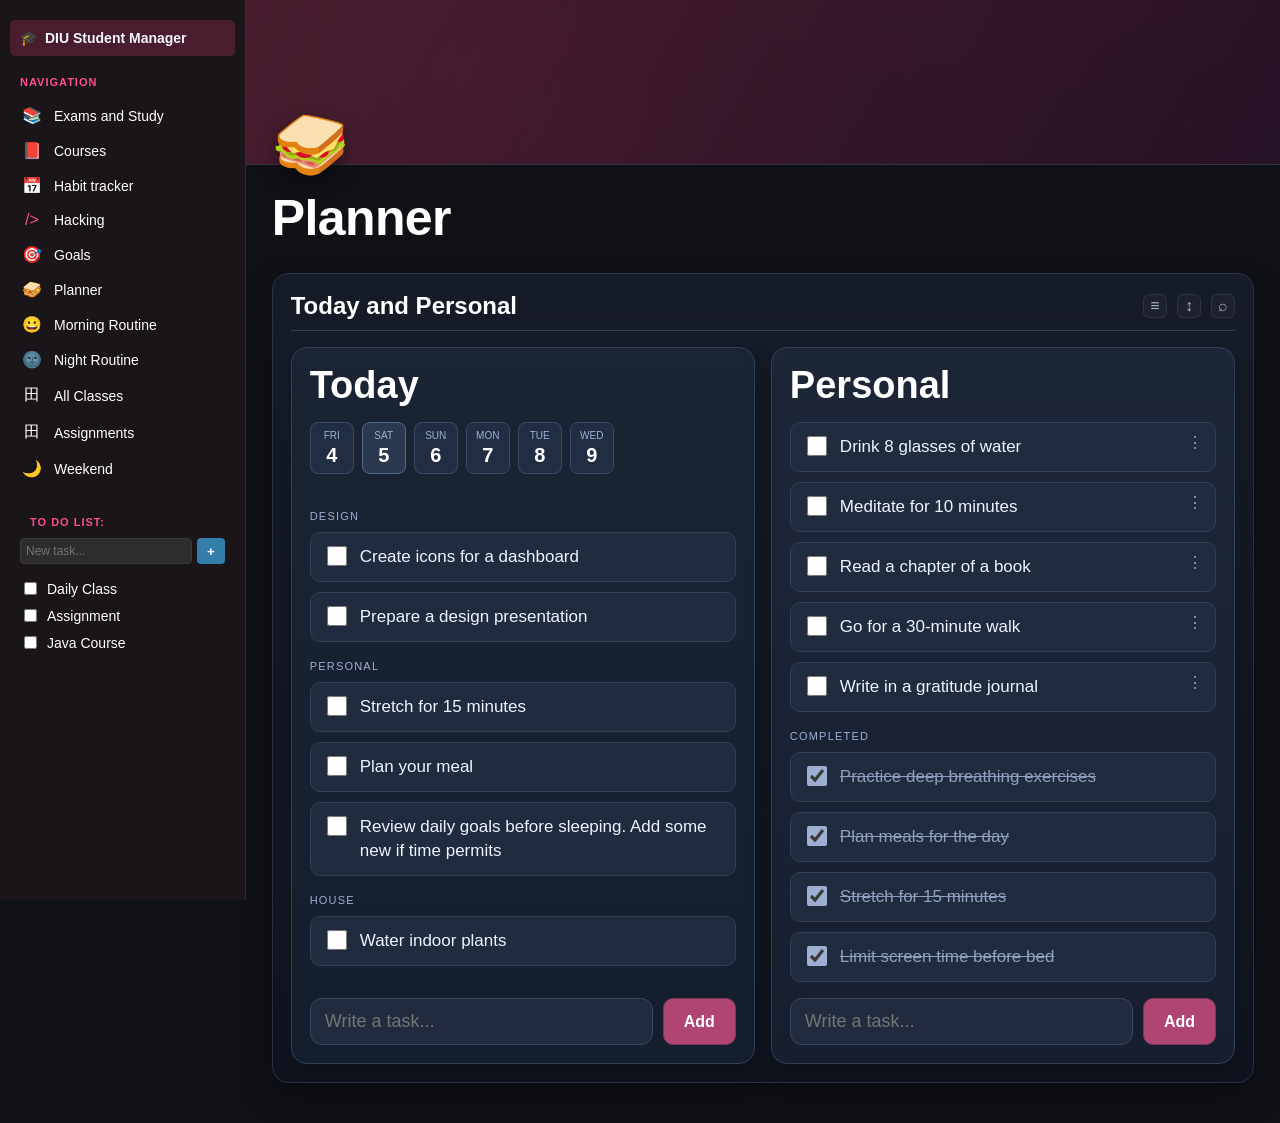
<file: planner.html>
<!DOCTYPE html>
<html lang="en">
<head>
    <meta charset="UTF-8">
    <meta name="viewport" content="width=device-width, initial-scale=1.0">
    <title>DIU Student Manager - Planner</title>
    <style>
        :root {
            --bg: #0f1117;
            --sidebar-bg: #1a1518;
            --accent-burgundy: #4a1d2e;
            --border-color: #2d2d2d;
            --text-main: #ffffff;
            --text-dim: #9b9b9b;
            --notion-blue: #337ea9;
            --muted: #a8b4cb;
            --accent-pink: #ff4d8d;

            --left-bg: linear-gradient(180deg, #1b2433, #151e2d);
            --right-bg: linear-gradient(180deg, #1d2637, #171f2f);
            --card-bg: #202b3e;
            --card-border: #32405a;
            --ink: #f3f6fb;
            --button-bg: #2a2527;
        }

        * { box-sizing: border-box; }

        body {
            margin: 0;
            font-family: -apple-system, BlinkMacSystemFont, "Segoe UI", Roboto, Helvetica, Arial, sans-serif;
            background:
                radial-gradient(900px 500px at 75% -15%, rgba(255, 77, 141, 0.16), transparent 55%),
                radial-gradient(700px 420px at -10% 30%, rgba(51, 126, 169, 0.14), transparent 55%),
                var(--bg);
            color: var(--ink);
            display: flex;
            min-height: 100vh;
        }

        .sidebar {
            width: 260px;
            background-color: var(--sidebar-bg);
            padding: 20px 10px;
            border-right: 1px solid var(--border-color);
            position: sticky;
            top: 0;
            height: 100vh;
            overflow-y: auto;
        }

        .nav-header {
            font-size: 14px;
            font-weight: bold;
            padding: 10px;
            display: flex;
            align-items: center;
            gap: 8px;
            background: var(--accent-burgundy);
            border-radius: 5px;
            margin-bottom: 20px;
        }

        .sidebar h4 {
            font-size: 11px;
            text-transform: uppercase;
            color: #ff4d8d;
            margin: 20px 0 10px 10px;
            letter-spacing: 1px;
        }

        .menu { list-style: none; padding: 0; margin: 0; }
        .menu li a {
            display: flex;
            align-items: center;
            padding: 8px 12px;
            color: var(--text-main);
            text-decoration: none;
            font-size: 14px;
            border-radius: 4px;
            transition: background 0.2s;
        }
        .menu li a:hover { background: rgba(255, 255, 255, 0.05); }
        .icon { margin-right: 12px; width: 20px; text-align: center; font-size: 16px; }

        .todo-box { margin-top: 30px; padding: 0 10px; }
        .todo-item {
            display: flex;
            align-items: center;
            justify-content: space-between;
            font-size: 14px;
            margin-bottom: 8px;
            color: var(--text-main);
        }
        .todo-item input { margin-right: 10px; accent-color: var(--notion-blue); }
        .todo-item span { flex-grow: 1; }
        .del-btn {
            background: none;
            border: none;
            color: var(--text-dim);
            cursor: pointer;
            font-size: 18px;
            padding: 0 5px;
            line-height: 1;
            display: none;
        }
        .todo-item:hover .del-btn { display: block; color: #ff4d4d; }

        .main-area {
            flex-grow: 1;
        }

        .hero-banner {
            height: 165px;
            background:
                linear-gradient(120deg, rgba(74, 29, 46, 0.95), rgba(42, 19, 40, 0.82)),
                radial-gradient(circle at 20% 40%, rgba(255, 77, 141, 0.25), transparent 35%);
            width: 100%;
            border-bottom: 1px solid #2f3240;
        }

        .content-wrap {
            max-width: 1100px;
            margin: -56px auto 40px;
            padding: 0 26px;
        }

        .page-icon {
            font-size: 62px;
            margin-bottom: 8px;
            display: block;
            text-shadow: 0 8px 18px rgba(0, 0, 0, 0.35);
        }

        .page-title {
            font-size: 50px;
            font-weight: 750;
            letter-spacing: -0.6px;
            margin: 0 0 26px;
            color: #ffffff;
        }

        .section-container {
            margin-bottom: 34px;
            background: linear-gradient(180deg, rgba(24, 30, 44, 0.8), rgba(16, 21, 33, 0.7));
            border: 1px solid #2a3245;
            border-radius: 16px;
            padding: 18px;
            box-shadow: 0 14px 30px rgba(0, 0, 0, 0.25);
        }

        .section-header {
            display: flex;
            align-items: center;
            justify-content: space-between;
            border-bottom: 1px solid #333d54;
            padding-bottom: 10px;
            margin-bottom: 16px;
        }

        .section-header h2 {
            margin: 0;
            font-size: 24px;
            font-weight: 700;
            color: #ffffff;
        }

        .section-icons {
            color: var(--muted);
            display: flex;
            gap: 10px;
            align-items: center;
        }

        .section-icons span {
            width: 24px;
            height: 24px;
            display: inline-flex;
            align-items: center;
            justify-content: center;
            border-radius: 6px;
            background: rgba(255, 255, 255, 0.03);
            border: 1px solid rgba(255, 255, 255, 0.08);
        }

        .planner-wrap {
            display: grid;
            grid-template-columns: 1fr 1fr;
            gap: 16px;
        }

        .panel {
            border-radius: 16px;
            padding: 18px;
            min-height: 640px;
            display: flex;
            flex-direction: column;
            border: 1px solid #32405a;
            box-shadow: 0 10px 24px rgba(0, 0, 0, 0.22);
        }

        .left-panel { background: var(--left-bg); }
        .right-panel { background: var(--right-bg); }

        .panel h1 {
            margin: 0 0 18px;
            font-size: 38px;
            line-height: 1;
            color: #ffffff;
        }

        .date-strip {
            display: flex;
            gap: 8px;
            margin-bottom: 18px;
            flex-wrap: wrap;
        }

        .date-pill {
            border: 1px solid #3d4d68;
            background: #202d42;
            border-radius: 8px;
            width: 44px;
            height: 52px;
            display: flex;
            flex-direction: column;
            align-items: center;
            justify-content: center;
            font-size: 10px;
            color: #9db0d4;
            line-height: 1.1;
            cursor: pointer;
            text-transform: uppercase;
        }

        .date-pill strong {
            margin-top: 3px;
            font-size: 20px;
            color: #ffffff;
            font-weight: 700;
        }

        .date-pill.active {
            background: #2b3950;
            border-color: #536a8d;
        }

        .group-title {
            margin: 18px 0 10px;
            font-size: 11px;
            letter-spacing: 1.2px;
            text-transform: uppercase;
            color: #9db0d4;
        }

        .task-list {
            display: grid;
            gap: 10px;
        }

        .task-item {
            background: var(--card-bg);
            border: 1px solid var(--card-border);
            border-radius: 10px;
            padding: 12px 12px;
            display: flex;
            align-items: flex-start;
            gap: 10px;
            font-size: 17px;
            color: #edf3ff;
        }

        .task-item .label {
            flex: 1;
            line-height: 1.4;
        }

        .check {
            width: 20px;
            height: 20px;
            margin-top: 1px;
            accent-color: #9db0d4;
        }

        .drag {
            color: #90a2c2;
            font-size: 16px;
            line-height: 1;
            user-select: none;
        }

        .task-item.done {
            color: #8fa0be;
        }

        .task-item.done .label {
            text-decoration: line-through;
        }

        .add-row {
            margin-top: auto;
            display: grid;
            grid-template-columns: 1fr auto;
            gap: 10px;
            padding-top: 16px;
        }

        .add-row input {
            border: 1px solid #3a4761;
            border-radius: 12px;
            background: #222b3d;
            font-size: 18px;
            padding: 12px 14px;
            color: #ffffff;
            outline: none;
        }

        .add-row button {
            border: 1px solid #7c3a57;
            border-radius: 10px;
            background: #b04574;
            color: #fff;
            padding: 0 20px;
            font-size: 16px;
            font-weight: 600;
            cursor: pointer;
        }

        @media (max-width: 1000px) {
            .planner-wrap { grid-template-columns: 1fr; }
            .panel { min-height: auto; }
            .content-wrap { margin-top: -48px; padding: 0 14px 30px; }
            .page-title { font-size: 36px; }
            .section-container { padding: 14px; border-radius: 14px; }
        }

        @media (max-width: 900px) {
            body { display: block; }
            .sidebar {
                width: 100%;
                height: auto;
                position: static;
                border-right: none;
                border-bottom: 1px solid var(--border-color);
            }
            .hero-banner { display: none; }
            .content-wrap { margin: 14px auto 20px; padding: 0 10px; }
            .panel h1 { font-size: 34px; }
            .task-item { font-size: 18px; }
            .add-row input { font-size: 16px; }
            .add-row button { font-size: 14px; }
        }
    </style>
</head>
<body>
    <aside class="sidebar">
        <div class="nav-header">
            <a href="index.html" style="color: inherit; text-decoration: none; display: flex; align-items: center; gap: 8px;">
                <span>🎓</span> <span>DIU Student Manager</span>
            </a>
        </div>

        <h4>Navigation</h4>
        <ul class="menu">
            <li><a href="exams and study.html"><span class="icon">📚</span> Exams and Study</a></li>
            <li><a href="courses.html"><span class="icon">📕</span> Courses</a></li>
            <li><a href="habit.html"><span class="icon">📅</span> Habit tracker</a></li>
            <li><a href="hacking.html"><span class="icon" style="color:#ff4d8d">/&gt;</span> Hacking</a></li>
            <li><a href="goals.html"><span class="icon">🎯</span> Goals</a></li>
            <li><a href="planner.html"><span class="icon">🥪</span> Planner</a></li>
            <li><a href="morning.html"><span class="icon">😀</span> Morning Routine</a></li>
            <li><a href="night.html"><span class="icon">🌚</span> Night Routine</a></li>
            <li><a href="allclasses.html"><span class="icon">田</span> All Classes</a></li>
            <li><a href="assignments.html"><span class="icon">田</span> Assignments</a></li>
            <li><a href="weekend.html"><span class="icon">🌙</span>Weekend</a></li>
        </ul>

        <div class="todo-box">
            <h4>To Do List:</h4>
            <div style="display: flex; gap: 5px; margin-bottom: 15px;">
                <input type="text" id="todoInput" placeholder="New task..." style="flex-grow: 1; background: #2d2d2d; border: 1px solid #3a3a3a; color: white; padding: 5px; border-radius: 4px; font-size: 12px;">
                <button onclick="addTodo()" style="background: var(--notion-blue); border: none; color: white; border-radius: 4px; padding: 0 10px; cursor: pointer; font-weight: bold;">+</button>
            </div>
            <div id="todoList">
                <div class="todo-item"><input type="checkbox"> <span>Daily Class</span> <button class="del-btn" onclick="this.parentElement.remove()">×</button></div>
                <div class="todo-item"><input type="checkbox"> <span>Assignment</span> <button class="del-btn" onclick="this.parentElement.remove()">×</button></div>
                <div class="todo-item"><input type="checkbox"> <span>Java Course</span> <button class="del-btn" onclick="this.parentElement.remove()">×</button></div>
            </div>
        </div>
    </aside>

    <div class="main-area">
        <div class="hero-banner"></div>
        <main class="content-wrap">
            <span class="page-icon">🥪</span>
            <h1 class="page-title">Planner</h1>
            <section class="section-container">
                <div class="section-header">
                    <h2>Today and Personal</h2>
                    <div class="section-icons"><span>≡</span><span>↕</span><span>⌕</span></div>
                </div>
                <div class="planner-wrap">
                    <section class="panel left-panel">
                <h1>Today</h1>

                <div class="date-strip" id="dateStrip"></div>

                <div class="group-title">Design</div>
                <div class="task-list" id="leftDesignList"></div>

                <div class="group-title">Personal</div>
                <div class="task-list" id="leftPersonalList"></div>

                <div class="group-title">House</div>
                <div class="task-list" id="leftHouseList"></div>

                <div class="add-row">
                    <input id="leftInput" placeholder="Write a task...">
                    <button onclick="addLeftTask()">Add</button>
                </div>
            </section>

            <section class="panel right-panel">
                <h1>Personal</h1>

                <div class="task-list" id="rightActiveList"></div>

                <div class="group-title">Completed</div>
                <div class="task-list" id="rightDoneList"></div>

                <div class="add-row">
                    <input id="rightInput" placeholder="Write a task...">
                    <button onclick="addRightTask()">Add</button>
                </div>
            </section>
                </div>
            </section>
        </main>
    </div>

    <script>
        const PLANNER_UI_KEY = "planner_ui_image_style_v1";

        const plannerState = {
            dayIndex: 1,
            left: {
                design: [
                    { text: "Create icons for a dashboard", done: false },
                    { text: "Prepare a design presentation", done: false }
                ],
                personal: [
                    { text: "Stretch for 15 minutes", done: false },
                    { text: "Plan your meal", done: false },
                    { text: "Review daily goals before sleeping. Add some new if time permits", done: false }
                ],
                house: [
                    { text: "Water indoor plants", done: false }
                ]
            },
            right: [
                { text: "Drink 8 glasses of water", done: false },
                { text: "Meditate for 10 minutes", done: false },
                { text: "Read a chapter of a book", done: false },
                { text: "Go for a 30-minute walk", done: false },
                { text: "Write in a gratitude journal", done: false },
                { text: "Practice deep breathing exercises", done: true },
                { text: "Plan meals for the day", done: true },
                { text: "Stretch for 15 minutes", done: true },
                { text: "Limit screen time before bed", done: true }
            ]
        };

        function loadPlannerUI() {
            const saved = JSON.parse(localStorage.getItem(PLANNER_UI_KEY) || "null");
            if (!saved) return;
            plannerState.dayIndex = typeof saved.dayIndex === "number" ? saved.dayIndex : plannerState.dayIndex;
            plannerState.left = saved.left || plannerState.left;
            plannerState.right = Array.isArray(saved.right) ? saved.right : plannerState.right;
        }

        function savePlannerUI() {
            localStorage.setItem(PLANNER_UI_KEY, JSON.stringify(plannerState));
        }

        function renderDateStrip() {
            const host = document.getElementById("dateStrip");
            host.innerHTML = "";
            const now = new Date();
            const base = new Date(now);
            base.setDate(now.getDate() - 1);

            for (let i = 0; i < 6; i++) {
                const d = new Date(base);
                d.setDate(base.getDate() + i);
                const day = d.toLocaleDateString("en-US", { weekday: "short" }).toUpperCase();
                const date = d.getDate();

                const pill = document.createElement("button");
                pill.className = "date-pill" + (plannerState.dayIndex === i ? " active" : "");
                pill.innerHTML = `<span>${day}</span><strong>${date}</strong>`;
                pill.onclick = function() {
                    plannerState.dayIndex = i;
                    savePlannerUI();
                    renderDateStrip();
                };
                host.appendChild(pill);
            }
        }

        function renderTaskList(listId, tasks, rightStyle) {
            const host = document.getElementById(listId);
            host.innerHTML = "";

            tasks.forEach((task, idx) => {
                const row = document.createElement("label");
                row.className = "task-item" + (task.done ? " done" : "");
                row.innerHTML = `
                    <input type="checkbox" class="check" ${task.done ? "checked" : ""}>
                    <span class="label"></span>
                    ${rightStyle ? '<span class="drag">⋮</span>' : ""}
                `;
                row.querySelector(".label").textContent = task.text;
                row.querySelector(".check").addEventListener("change", function(e) {
                    task.done = e.target.checked;
                    savePlannerUI();
                    renderPlanner();
                });
                host.appendChild(row);
            });
        }

        function renderPlanner() {
            renderDateStrip();
            renderTaskList("leftDesignList", plannerState.left.design, false);
            renderTaskList("leftPersonalList", plannerState.left.personal, false);
            renderTaskList("leftHouseList", plannerState.left.house, false);

            const active = plannerState.right.filter(t => !t.done);
            const done = plannerState.right.filter(t => t.done);
            renderTaskList("rightActiveList", active, true);
            renderTaskList("rightDoneList", done, false);
        }

        function addLeftTask() {
            const input = document.getElementById("leftInput");
            const text = input.value.trim();
            if (!text) return;
            plannerState.left.personal.push({ text: text, done: false });
            input.value = "";
            savePlannerUI();
            renderPlanner();
        }

        function addRightTask() {
            const input = document.getElementById("rightInput");
            const text = input.value.trim();
            if (!text) return;
            plannerState.right.push({ text: text, done: false });
            input.value = "";
            savePlannerUI();
            renderPlanner();
        }

        document.getElementById("leftInput").addEventListener("keypress", function(e) {
            if (e.key === "Enter") addLeftTask();
        });

        document.getElementById("rightInput").addEventListener("keypress", function(e) {
            if (e.key === "Enter") addRightTask();
        });

        function addTodo() {
            const input = document.getElementById("todoInput");
            const text = input.value.trim();
            if (!text) return;
            const todoList = document.getElementById("todoList");
            const div = document.createElement("div");
            div.className = "todo-item";
            div.innerHTML = `
                <input type="checkbox">
                <span>${text}</span>
                <button class="del-btn" onclick="this.parentElement.remove()">×</button>
            `;
            todoList.appendChild(div);
            input.value = "";
        }

        document.getElementById("todoInput").addEventListener("keypress", function(e) {
            if (e.key === "Enter") addTodo();
        });

        loadPlannerUI();
        renderPlanner();
    </script>
</body>
</html>
</file>
